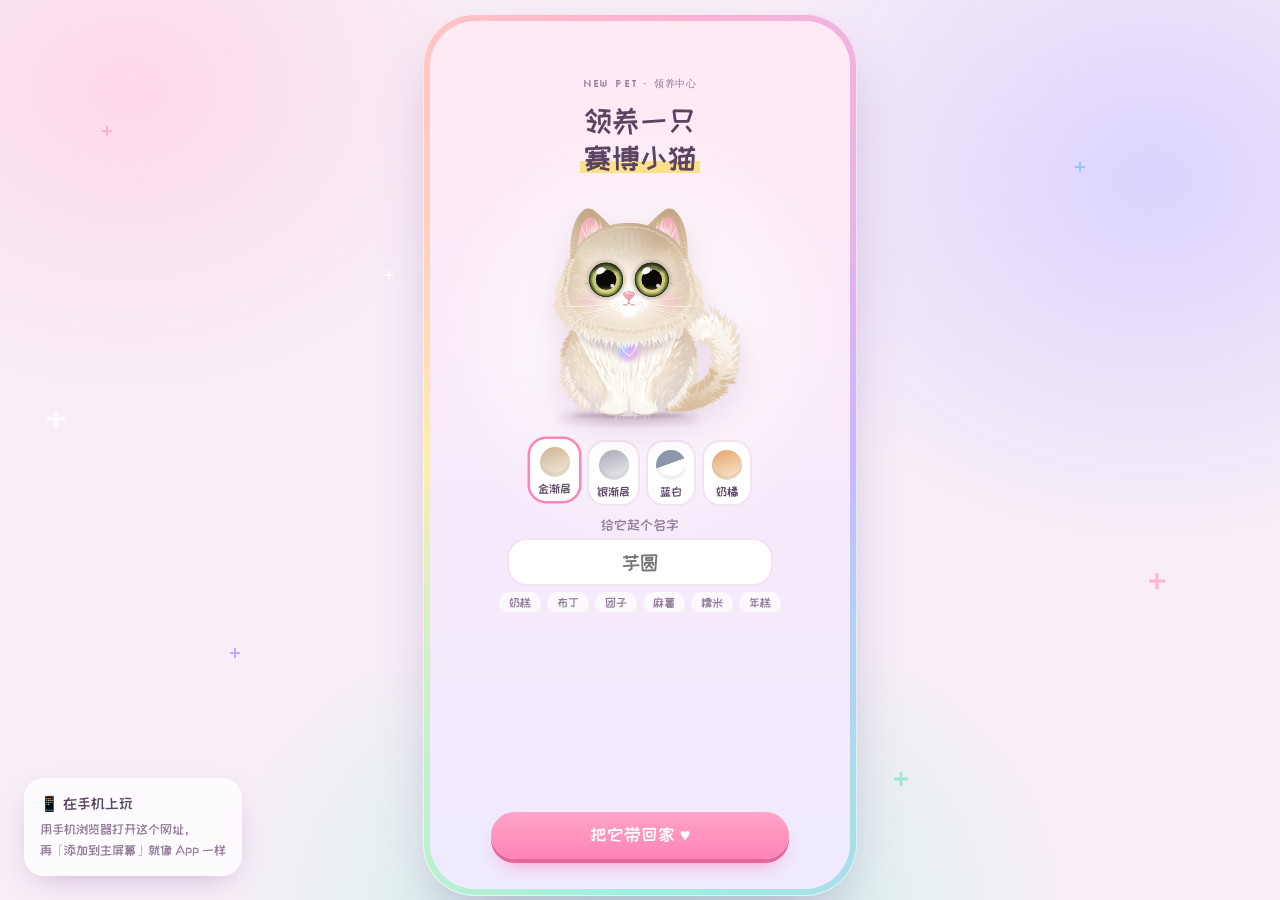
<file: cyber-meow/index.html>
<!doctype html>
<html lang="zh-CN">
<head>
<meta charset="utf-8" />
<meta name="viewport" content="width=device-width, initial-scale=1, viewport-fit=cover, user-scalable=no" />
<title>赛博喵 CYBER MEOW — 养一只电子小猫</title>
<meta name="description" content="领养一只赛博小猫：喂饭、洗香香、陪玩、哄睡、换装、装扮小屋。" />
<meta name="theme-color" content="#FFF3F9" />
<link rel="icon" href="data:image/svg+xml,%3Csvg xmlns='http://www.w3.org/2000/svg' viewBox='0 0 64 64'%3E%3Cpath d='M12 26 L16 8 L28 18 Z M52 26 L48 8 L36 18Z' fill='%23E6D2B7'/%3E%3Ccircle cx='32' cy='36' r='24' fill='%23F6ECDF'/%3E%3Ccircle cx='23' cy='37' r='7' fill='%23221C15'/%3E%3Ccircle cx='41' cy='37' r='7' fill='%23221C15'/%3E%3Ccircle cx='21' cy='34' r='2.2' fill='%23fff'/%3E%3Ccircle cx='39' cy='34' r='2.2' fill='%23fff'/%3E%3Cpath d='M29 45 h6 l-3 3z' fill='%23F2A7B0'/%3E%3C/svg%3E" />
<link rel="manifest" href="manifest.webmanifest" />
<link rel="apple-touch-icon" href="icons/apple-touch-icon.png" />
<meta name="apple-mobile-web-app-capable" content="yes" />
<meta name="mobile-web-app-capable" content="yes" />
<meta name="apple-mobile-web-app-status-bar-style" content="default" />
<meta name="apple-mobile-web-app-title" content="赛博喵" />
<meta name="format-detection" content="telephone=no" />
<link rel="preload" href="fonts/zcool-kuaile.woff" as="font" type="font/woff" crossorigin />
<link rel="stylesheet" href="style.css" />
</head>
<body>
<div class="bg-deco" aria-hidden="true"><i></i><i></i><i></i><i></i><i></i><i></i><i></i><i></i></div>

<div class="holo-frame">
<div class="device" id="device" data-coat="gold">

  <!-- status bar -->
  <div class="statusbar">
    <span class="os">CYBER MEOW OS</span>
    <span class="clock" id="clock">12:00</span>
    <span class="net"><i></i><i></i><i></i> <b>♥</b> ONLINE</span>
  </div>

  <!-- HUD -->
  <header class="hud">
    <div class="hud-top">
      <button class="profile" id="btnTasks" aria-label="任务与等级">
        <span class="avatar"><svg viewBox="100 70 400 400"><use href="#miniEars"/><use href="#miniFace"/></svg><em class="lv" id="hudLv">Lv.1</em></span>
        <span class="who">
          <b id="hudName">奶糕</b>
          <small id="hudTitle">初次见面</small>
          <span class="xp"><span id="hudXp"></span></span>
        </span>
        <span class="dot-alert" id="taskDot" hidden></span>
      </button>
      <div class="coins" id="coinPill"><span class="ic" data-icon="coin"></span><b id="hudCoins">0</b></div>
    </div>
    <div class="needs">
      <div class="need" data-need="food"  style="--c:#FFA27A"><span class="ring"><span class="ic" data-icon="nFood"></span></span><span class="nl">饱饱</span></div>
      <div class="need" data-need="clean" style="--c:#6FC7F0"><span class="ring"><span class="ic" data-icon="nClean"></span></span><span class="nl">干净</span></div>
      <div class="need" data-need="fun"   style="--c:#FF83B6"><span class="ring"><span class="ic" data-icon="nFun"></span></span><span class="nl">开心</span></div>
      <div class="need" data-need="energy" style="--c:#A68CFF"><span class="ring"><span class="ic" data-icon="nEnergy"></span></span><span class="nl">精力</span></div>
    </div>
  </header>

  <!-- ROOM -->
  <section class="room-wrap">
    <div class="room" id="room" data-scene="bedroom">
      <svg id="scene" viewBox="0 0 400 480" preserveAspectRatio="xMidYMax meet" aria-label="小猫的房间">
        <defs>
          <linearGradient id="wallG" x1="0" y1="0" x2="0" y2="1"><stop offset="0" stop-color="#FFF0F6"/><stop offset="1" stop-color="#F4EBFF"/></linearGradient>
          <pattern id="wallDots" width="30" height="30" patternUnits="userSpaceOnUse">
            <circle cx="6" cy="6" r="1.5" fill="#F6C6DA"/>
            <path d="M21 17v6M18 20h6" stroke="#D9CCFA" stroke-width="1.4" stroke-linecap="round"/>
          </pattern>
          <pattern id="planks" width="96" height="52" patternUnits="userSpaceOnUse">
            <rect width="96" height="52" fill="#F6E2D6"/>
            <path d="M0 25.5H96M0 51.5H96M62 0V26M22 26V52" stroke="#EBCFC2" stroke-width="1.2"/>
          </pattern>
          <linearGradient id="floorShade" x1="0" y1="0" x2="0" y2="1"><stop offset="0" stop-color="#B98A9E" stop-opacity=".22"/><stop offset="1" stop-color="#B98A9E" stop-opacity="0"/></linearGradient>
          <linearGradient id="skyDay" x1="0" y1="0" x2="0" y2="1"><stop offset="0" stop-color="#9ED8FF"/><stop offset="1" stop-color="#FFE9F3"/></linearGradient>
          <linearGradient id="skyDusk" x1="0" y1="0" x2="0" y2="1"><stop offset="0" stop-color="#B7A3F2"/><stop offset=".6" stop-color="#FFB7C9"/><stop offset="1" stop-color="#FFE0B8"/></linearGradient>
          <linearGradient id="skyNight" x1="0" y1="0" x2="0" y2="1"><stop offset="0" stop-color="#26235A"/><stop offset="1" stop-color="#6A4F9A"/></linearGradient>
          <linearGradient id="holo" x1="0" y1="0" x2="1" y2="1"><stop offset="0" stop-color="#9EF0E1"/><stop offset=".5" stop-color="#C8B6FF"/><stop offset="1" stop-color="#FFB3D1"/></linearGradient>
          <radialGradient id="glowWarm" cx=".5" cy=".5" r=".5"><stop offset="0" stop-color="#FFE3B0" stop-opacity=".7"/><stop offset="1" stop-color="#FFE3B0" stop-opacity="0"/></radialGradient>

          <!-- coat-driven cat gradients -->
          <radialGradient id="headGrad" cx=".5" cy=".64" r=".62">
            <stop offset="0" style="stop-color:var(--f-light)"/><stop offset=".42" style="stop-color:var(--f-soft)"/><stop offset=".74" style="stop-color:var(--f-mid)"/><stop offset="1" style="stop-color:var(--f-top)"/>
          </radialGradient>
          <linearGradient id="bodyGrad" x1="0" y1="0" x2="0" y2="1">
            <stop offset="0" style="stop-color:var(--f-body0)"/><stop offset=".45" style="stop-color:var(--f-body1)"/><stop offset="1" style="stop-color:var(--f-belly)"/>
          </linearGradient>
          <radialGradient id="bodySide" cx=".5" cy=".55" r=".55"><stop offset=".6" stop-color="#8C6E60" stop-opacity="0"/><stop offset="1" stop-color="#8C6E60" stop-opacity=".25"/></radialGradient>
          <radialGradient id="ruffGrad" cx=".5" cy=".35" r=".65"><stop offset="0" stop-color="#FFFFFE"/><stop offset=".7" style="stop-color:var(--f-belly)"/><stop offset="1" style="stop-color:var(--f-body1)"/></radialGradient>
          <linearGradient id="tailGrad" x1="0" y1="1" x2=".4" y2="0"><stop offset="0" style="stop-color:var(--f-body0)"/><stop offset="1" style="stop-color:var(--f-belly)"/></linearGradient>
          <linearGradient id="earGrad" x1="0" y1="0" x2="0" y2="1"><stop offset="0" style="stop-color:var(--f-ear)"/><stop offset="1" style="stop-color:var(--f-mid)"/></linearGradient>
          <linearGradient id="earInner" x1="0" y1="0" x2="0" y2="1"><stop offset="0" stop-color="#F3B4BC"/><stop offset="1" stop-color="#FCDDE0"/></linearGradient>
          <radialGradient id="irisGrad" cx=".5" cy=".5" r=".5"><stop offset="0" stop-color="#15140E"/><stop offset=".66" stop-color="#262A22"/><stop offset=".88" stop-color="#3F4A3E"/><stop offset="1" stop-color="#1F1A18"/></radialGradient>
          <linearGradient id="noseGrad" x1="0" y1="0" x2="0" y2="1"><stop offset="0" stop-color="#F8C2C4"/><stop offset="1" stop-color="#EE99A3"/></linearGradient>
          <radialGradient id="teddyGrad" cx=".4" cy=".35" r=".75"><stop offset="0" stop-color="#D3A57A"/><stop offset="1" stop-color="#A87852"/></radialGradient>
          <radialGradient id="starGrad" cx=".5" cy=".5" r=".55"><stop offset="0" stop-color="#FFF9B8"/><stop offset="1" stop-color="#F6E46E"/></radialGradient>
          <linearGradient id="bbfGrad" x1="0" y1="0" x2="0" y2="1"><stop offset="0" stop-color="#6E8BF0"/><stop offset="1" stop-color="#4A63CC"/></linearGradient>
          <linearGradient id="shade" x1="0" y1="0" x2="0" y2="1"><stop offset="0" stop-color="#4A2E16" stop-opacity="0"/><stop offset="1" stop-color="#4A2E16" stop-opacity=".35"/></linearGradient>

          <pattern id="gingham" width="16" height="16" patternUnits="userSpaceOnUse">
            <rect width="16" height="16" fill="#FFF7F9"/><rect width="8" height="16" fill="#F7A8C4" opacity=".55"/><rect width="16" height="8" fill="#F7A8C4" opacity=".55"/>
          </pattern>
          <pattern id="boucle" width="14" height="14" patternUnits="userSpaceOnUse">
            <rect width="14" height="14" fill="#C39A74"/>
            <circle cx="4" cy="4" r="3.3" fill="none" stroke="#E0BC94" stroke-width="2"/><circle cx="11" cy="10" r="3.3" fill="none" stroke="#D6AE84" stroke-width="2"/>
            <circle cx="11" cy="2.5" r="1.8" fill="#A77E58"/><circle cx="3" cy="11" r="1.6" fill="#A77E58"/>
          </pattern>
          <pattern id="berry" width="34" height="34" patternUnits="userSpaceOnUse" patternTransform="rotate(-12)">
            <rect width="34" height="34" fill="#FFF8EE"/>
            <path d="M4 8 Q10 4 16 8 Q16 16 10 22 Q4 16 4 8Z" fill="#F0566A"/><path d="M6 7 l4 -4 l4 4" stroke="#67B45A" stroke-width="2" fill="none" stroke-linecap="round"/>
            <path d="M21 24 Q25.5 21 30 24 Q30 30 25.5 34 Q21 30 21 24Z" fill="#F0566A"/>
          </pattern>

          <filter id="plush" x="-15%" y="-15%" width="130%" height="130%" color-interpolation-filters="sRGB">
            <feTurbulence type="fractalNoise" baseFrequency="0.7 0.05" numOctaves="2" seed="7" result="s"/>
            <feColorMatrix in="s" type="saturate" values="0" result="sg"/>
            <feComposite in="SourceGraphic" in2="sg" operator="arithmetic" k1="0" k2="1" k3="0.12" k4="-0.06" result="t"/>
            <feComposite in="t" in2="SourceAlpha" operator="in" result="t2"/>
            <feTurbulence type="fractalNoise" baseFrequency="0.55" numOctaves="2" seed="3" result="e"/>
            <feDisplacementMap in="t2" in2="e" scale="12" xChannelSelector="R" yChannelSelector="G"/>
          </filter>
          <filter id="plushBig" x="-20%" y="-20%" width="140%" height="140%" color-interpolation-filters="sRGB">
            <feTurbulence type="fractalNoise" baseFrequency="0.6 0.04" numOctaves="2" seed="11" result="s"/>
            <feColorMatrix in="s" type="saturate" values="0" result="sg"/>
            <feComposite in="SourceGraphic" in2="sg" operator="arithmetic" k1="0" k2="1" k3="0.1" k4="-0.05" result="t"/>
            <feComposite in="t" in2="SourceAlpha" operator="in" result="t2"/>
            <feTurbulence type="fractalNoise" baseFrequency="0.42" numOctaves="3" seed="5" result="e"/>
            <feDisplacementMap in="t2" in2="e" scale="20" xChannelSelector="R" yChannelSelector="G"/>
          </filter>
          <filter id="plushSoft" x="-15%" y="-15%" width="130%" height="130%">
            <feTurbulence type="fractalNoise" baseFrequency="0.7" numOctaves="2" seed="2" result="e"/>
            <feDisplacementMap in="SourceGraphic" in2="e" scale="6" xChannelSelector="R" yChannelSelector="G"/>
          </filter>
          <filter id="curly" x="-15%" y="-15%" width="130%" height="130%">
            <feTurbulence type="turbulence" baseFrequency="0.22" numOctaves="2" seed="4" result="e"/>
            <feDisplacementMap in="SourceGraphic" in2="e" scale="10" xChannelSelector="R" yChannelSelector="G"/>
          </filter>
          <filter id="blur1"><feGaussianBlur stdDeviation="1.2"/></filter>
          <filter id="blur3" x="-20%" y="-20%" width="140%" height="140%"><feGaussianBlur stdDeviation="3"/></filter>
          <filter id="blur7" x="-40%" y="-40%" width="180%" height="180%"><feGaussianBlur stdDeviation="7"/></filter>
          <filter id="blur14" x="-40%" y="-40%" width="180%" height="180%"><feGaussianBlur stdDeviation="14"/></filter>

          <clipPath id="headClip"><ellipse cx="300" cy="285" rx="168" ry="150"/></clipPath>
          <clipPath id="eyeClipL"><circle cx="238" cy="298" r="46"/></clipPath>
          <clipPath id="eyeClipR"><circle cx="362" cy="298" r="46"/></clipPath>
          <clipPath id="winClip"><path d="M40 212 V112 A60 60 0 0 1 160 112 V212 Z"/></clipPath>

          <g id="earShape">
            <path d="M142 250 C 136 185, 150 132, 176 110 C 188 102, 198 104, 208 112 C 232 132, 256 156, 272 178 Z" fill="url(#earGrad)" filter="url(#plushSoft)"/>
            <path d="M162 226 C 160 182, 170 147, 185 132 C 192 126, 199 128, 206 135 C 222 151, 238 168, 248 184 Z" fill="url(#earInner)" filter="url(#blur1)"/>
            <g stroke="#FFFBF7" stroke-width="2" stroke-linecap="round" fill="none" opacity=".8"><path d="M178 218 q6 -30 16 -52"/><path d="M190 214 q8 -24 20 -40"/><path d="M170 210 q2 -22 8 -40"/></g>
          </g>

          <!-- ===== hats ===== -->
          <g id="hat-star-b"><path id="starShape" d="" fill="url(#starGrad)" stroke="#F6E97C" stroke-width="56" stroke-linejoin="round" filter="url(#plush)"/></g>
          <g id="hat-star-f">
            <path d="M128 300 C 118 170, 205 108, 300 106 C 395 108, 482 170, 472 300 C 455 222, 385 178, 300 176 C 215 178, 145 222, 128 300 Z" fill="#F8EF8C" filter="url(#plush)"/>
            <path d="M190 428 Q300 474 410 428 L404 458 Q300 508 196 458 Z" fill="#F8EF8C" filter="url(#plush)"/>
            <circle cx="268" cy="468" r="7.5" fill="#F4A3B6"/><circle cx="332" cy="468" r="7.5" fill="#F4A3B6"/>
          </g>
          <g id="hat-bunny-b">
            <ellipse cx="300" cy="288" rx="194" ry="180" fill="#FFFAFC" filter="url(#plushBig)"/>
            <g transform="rotate(-14 232 120)"><ellipse cx="232" cy="6" rx="46" ry="108" fill="#FFFAFC" filter="url(#plush)"/><ellipse cx="232" cy="18" rx="21" ry="74" fill="#F7BACB" filter="url(#blur3)"/></g>
            <g transform="rotate(24 372 120)"><ellipse cx="372" cy="10" rx="44" ry="102" fill="#FFFAFC" filter="url(#plush)"/><ellipse cx="372" cy="22" rx="20" ry="68" fill="#F7BACB" filter="url(#blur3)"/></g>
          </g>
          <g id="hat-bunny-f">
            <path d="M128 300 C 118 170, 205 108, 300 106 C 395 108, 482 170, 472 300 C 455 222, 385 178, 300 176 C 215 178, 145 222, 128 300 Z" fill="#FFFBFD" filter="url(#plushBig)"/>
          </g>
          <g id="hat-bear-f">
            <path d="M134 262 C 124 150, 210 72, 330 48 C 348 44, 366 34, 378 22 C 392 70, 446 130, 466 262 C 400 212, 200 212, 134 262 Z" fill="url(#boucle)" filter="url(#plush)"/>
            <path d="M138 258 C 200 206, 400 206, 462 258" fill="none" stroke="#B48B63" stroke-width="30" stroke-linecap="round" filter="url(#plush)"/>
            <circle cx="380" cy="22" r="36" fill="#FFF6E6" filter="url(#plushBig)"/>
          </g>
          <g id="hat-bow-f">
            <g transform="translate(408 168) rotate(20)">
              <path d="M-4 16 L-20 52 L-8 47 L2 16 Z M4 16 L18 54 L26 44 L8 14 Z" fill="#F29BB3"/>
              <path d="M0 0 C -20 -32, -60 -36, -62 -6 C -64 22, -26 24, 0 0 Z M0 0 C 20 -32, 60 -36, 62 -6 C 64 22, 26 24, 0 0 Z" fill="#F9B6CA"/>
              <path d="M-8 -4 C -26 -18, -42 -18, -50 -8 M8 -4 C 26 -18, 42 -18, 50 -8" stroke="#EE93AC" stroke-width="2.4" fill="none" stroke-linecap="round"/>
              <ellipse rx="12" ry="14" fill="#F29BB3"/><ellipse cx="-3" cy="-5" rx="4" ry="3" fill="#fff" opacity=".7"/>
            </g>
          </g>

          <!-- ===== collars ===== -->
          <g id="col-cyber">
            <path d="M186 424 Q300 462 414 424 L411 446 Q300 486 189 446 Z" fill="#FF9EC4"/>
            <path d="M192 432 Q300 468 408 432" stroke="#fff" stroke-opacity=".7" stroke-width="2.4" stroke-dasharray="1 7" stroke-linecap="round" fill="none"/>
            <g transform="translate(300 488)">
              <circle class="tag-glow" r="30" fill="url(#holo)" filter="url(#blur7)"/>
              <rect x="-4" y="-26" width="8" height="10" rx="3" fill="#EADDF5"/>
              <path d="M0 16 C -26 0, -21 -21, -7 -19 C -3 -18, 0 -14, 0 -11 C 0 -14, 3 -18, 7 -19 C 21 -21, 26 0, 0 16Z" fill="url(#holo)" stroke="#fff" stroke-width="2.5"/>
              <path d="M-11 -9 h5 M-11 -4 h2" stroke="#fff" stroke-width="2.2" stroke-linecap="square"/>
            </g>
          </g>
          <g id="col-gingham">
            <path d="M166 405 C 168 500, 238 550, 300 550 C 362 550, 432 500, 434 405 C 380 434, 220 434, 166 405 Z" fill="url(#gingham)"/>
            <path d="M166 405 C 168 500, 238 550, 300 550 C 362 550, 432 500, 434 405" fill="none" stroke="#FFFDFB" stroke-width="15" stroke-dasharray="0.1 13" stroke-linecap="round"/>
            <path d="M166 405 C 168 500, 238 550, 300 550 C 362 550, 432 500, 434 405" fill="none" stroke="#FFFDFB" stroke-width="5"/>
            <path d="M300 418 C 262 474, 200 474, 184 428 C 222 424, 268 420, 300 418 Z M300 418 C 338 474, 400 474, 416 428 C 378 424, 332 420, 300 418 Z" fill="#FFFDFB" stroke="#F1E2E8"/>
            <g fill="#C9637F">
              <g transform="translate(236 452) scale(.36) rotate(-8)"><path d="M0 0 C -20 -32, -60 -36, -62 -6 C -64 22, -26 24, 0 0 Z M0 0 C 20 -32, 60 -36, 62 -6 C 64 22, 26 24, 0 0 Z"/><ellipse rx="12" ry="14"/></g>
              <g transform="translate(364 452) scale(.36) rotate(8)"><path d="M0 0 C -20 -32, -60 -36, -62 -6 C -64 22, -26 24, 0 0 Z M0 0 C 20 -32, 60 -36, 62 -6 C 64 22, 26 24, 0 0 Z"/><ellipse rx="12" ry="14"/></g>
            </g>
            <circle cx="300" cy="492" r="7.5" fill="#F9C5D5"/><circle cx="300" cy="524" r="7.5" fill="#F9C5D5"/>
          </g>
          <g id="col-tie">
            <path d="M300 416 L204 424 Q222 474 264 470 Z M300 416 L396 424 Q378 474 336 470 Z" fill="#9C7458"/>
            <path d="M289 462 L311 462 L334 562 L300 596 L266 562 Z" fill="url(#berry)" stroke="#EAD9C6" stroke-width="1.5"/>
            <path d="M282 434 L318 434 L312 466 L288 466 Z" fill="url(#berry)" stroke="#EAD9C6" stroke-width="1.5"/>
          </g>
          <g id="col-bbf">
            <path d="M172 416 Q300 440 428 416 L316 572 Q300 588 284 572 Z" fill="url(#bbfGrad)"/>
            <g transform="rotate(-5 300 490)" font-family="Silkscreen, monospace" font-weight="700" text-anchor="middle" fill="#fff" stroke="#2E47A8" stroke-width="3" paint-order="stroke">
              <text x="300" y="480" font-size="17">BEST</text><text x="300" y="501" font-size="17">BUTTER</text><text x="300" y="522" font-size="17">FRIENDS</text>
            </g>
          </g>

          <!-- ===== minis ===== -->
          <g id="miniEars">
            <path d="M150 240 C 145 175, 160 130, 185 115 C 210 125, 240 150, 262 172 Z" style="fill:var(--f-ear)"/>
            <path d="M450 240 C 455 175, 440 130, 415 115 C 390 125, 360 150, 338 172 Z" style="fill:var(--f-ear)"/>
            <path d="M168 222 C 166 185, 175 152, 188 140 C 205 150, 228 168, 240 184Z M432 222 C 434 185, 425 152, 412 140 C 395 150, 372 168, 360 184Z" fill="#F7C3CB"/>
          </g>
          <g id="miniFace">
            <ellipse cx="300" cy="285" rx="168" ry="150" fill="url(#headGrad)"/>
            <ellipse cx="300" cy="190" rx="120" ry="60" style="fill:var(--f-tabby)" opacity=".35"/>
            <circle cx="238" cy="298" r="42" fill="#221C15"/><circle cx="362" cy="298" r="42" fill="#221C15"/>
            <circle cx="224" cy="282" r="12" fill="#fff"/><circle cx="348" cy="282" r="12" fill="#fff"/>
            <circle cx="252" cy="314" r="5" fill="#fff" opacity=".8"/><circle cx="376" cy="314" r="5" fill="#fff" opacity=".8"/>
            <ellipse cx="192" cy="352" rx="26" ry="12" fill="#F7B6C2" opacity=".6"/><ellipse cx="408" cy="352" rx="26" ry="12" fill="#F7B6C2" opacity=".6"/>
            <path d="M290 338 Q300 334 310 338 Q306 348 300 350 Q294 348 290 338Z" fill="#EE9FA8"/>
            <path d="M300 350 v8 M300 358 q-8 8 -16 3 M300 358 q8 8 16 3" stroke="#C99A92" stroke-width="3" fill="none" stroke-linecap="round"/>
          </g>
          <g id="miniChest"><ellipse cx="300" cy="510" rx="170" ry="130" style="fill:var(--f-belly)"/></g>
          <g id="miniChin"><ellipse cx="300" cy="380" rx="160" ry="50" style="fill:var(--f-soft)"/></g>

          <!-- ===== decor art (also used in shop) ===== -->
          <g id="art-lights">
            <path d="M8 30 Q100 70 200 42 Q300 16 392 50" fill="none" stroke="#CDBBE6" stroke-width="2"/>
            <g id="bulbs"></g>
          </g>
          <g id="art-plant">
            <ellipse cx="372" cy="340" rx="24" ry="5" fill="#B98AA0" opacity=".2"/>
            <g fill="#9FDBAE"><circle cx="360" cy="262" r="15"/><circle cx="384" cy="252" r="13"/><circle cx="372" cy="236" r="12"/><circle cx="352" cy="240" r="10"/><circle cx="392" cy="274" r="11"/></g>
            <g fill="#7CC795"><circle cx="366" cy="270" r="8"/><circle cx="382" cy="244" r="6"/></g>
            <path d="M372 300 V250 M372 284 L358 262 M372 272 L386 254" stroke="#6FB585" stroke-width="3" stroke-linecap="round"/>
            <path d="M350 292 H394 L388 338 H356 Z" fill="#FFFFFF"/><rect x="350" y="300" width="44" height="7" fill="#FFB3CD"/>
          </g>
          <g id="art-rug">
            <path d="M92 452 C 70 452, 66 428, 88 424 C 88 406, 116 400, 128 412 C 140 394, 176 396, 184 412 C 196 398, 236 398, 244 414 C 258 400, 296 402, 302 418 C 316 408, 342 414, 336 430 C 356 432, 354 456, 330 456 C 300 470, 130 470, 92 452Z" fill="#F0EAFF" stroke="#D9CCFF" stroke-width="3"/>
            <path d="M104 446 C 150 458, 290 458, 322 444" fill="none" stroke="#fff" stroke-width="3" stroke-dasharray="2 8" stroke-linecap="round"/>
          </g>
          <g id="art-teddy">
            <g filter="url(#curly)">
              <circle cx="115" cy="638" r="40" fill="url(#teddyGrad)"/><circle cx="288" cy="632" r="40" fill="url(#teddyGrad)"/>
              <ellipse cx="195" cy="912" rx="130" ry="152" fill="url(#teddyGrad)"/>
              <ellipse cx="118" cy="1052" rx="64" ry="46" fill="url(#teddyGrad)"/><ellipse cx="272" cy="1064" rx="64" ry="46" fill="url(#teddyGrad)"/>
              <circle cx="200" cy="722" r="110" fill="url(#teddyGrad)"/>
            </g>
            <ellipse cx="200" cy="758" rx="46" ry="36" fill="#E4C09B"/>
            <path d="M188 740 Q200 734 212 740 Q210 752 200 756 Q190 752 188 740Z" fill="#4A2E1E"/>
            <circle cx="162" cy="712" r="8" fill="#1C120C"/><circle cx="238" cy="712" r="8" fill="#1C120C"/>
            <ellipse cx="150" cy="760" rx="18" ry="9" fill="#F4A3B6" opacity=".6"/><ellipse cx="250" cy="760" rx="18" ry="9" fill="#F4A3B6" opacity=".6"/>
          </g>
        </defs>

        <!-- ===== room ===== -->
        <g id="bg-bedroom" class="scene-layer" data-scene="bedroom">
        <rect x="-600" y="-900" width="1600" height="1236" fill="#FFF0F6"/>
        <rect x="-600" y="0" width="1600" height="336" fill="url(#wallG)"/>
        <rect x="-600" y="-900" width="1600" height="1236" fill="url(#wallDots)" opacity=".75"/>

        <!-- window -->
        <g id="window">
          <g clip-path="url(#winClip)">
            <rect id="sky" x="40" y="50" width="120" height="164" fill="url(#skyDay)"/>
            <g id="skyDayArt">
              <circle cx="128" cy="94" r="14" fill="#FFE58F"/><circle cx="128" cy="94" r="22" fill="#FFE58F" opacity=".25"/>
              <g fill="#fff" opacity=".95" class="cloud"><ellipse cx="72" cy="140" rx="20" ry="9"/><ellipse cx="86" cy="134" rx="14" ry="10"/><ellipse cx="60" cy="144" rx="12" ry="6"/></g>
              <g fill="#fff" opacity=".8" class="cloud c2"><ellipse cx="130" cy="176" rx="16" ry="7"/><ellipse cx="140" cy="171" rx="10" ry="8"/></g>
            </g>
            <g id="skyNightArt" style="display:none">
              <path d="M132 82 a16 16 0 1 0 12 26 a13 13 0 1 1 -12 -26Z" fill="#FFF3C9"/>
              <g fill="#fff" class="twinkle"><circle cx="62" cy="96" r="1.6"/><circle cx="86" cy="120" r="1.2"/><circle cx="108" cy="80" r="1.4"/><circle cx="70" cy="160" r="1.3"/><circle cx="118" cy="150" r="1.6"/><circle cx="146" cy="130" r="1.1"/><circle cx="54" cy="130" r="1"/></g>
            </g>
          </g>
          <path d="M40 212 V112 A60 60 0 0 1 160 112 V212 Z" fill="none" stroke="#fff" stroke-width="7"/>
          <path d="M100 54 V212 M40 150 H160" stroke="#fff" stroke-width="4"/>
          <rect x="30" y="208" width="140" height="10" rx="5" fill="#fff"/>
          <rect x="26" y="44" width="148" height="6" rx="3" fill="#E9B6CD"/>
          <path d="M30 48 Q56 58 52 112 Q48 168 66 222 L30 222 Z" fill="#FFC6DA"/>
          <path d="M170 48 Q144 58 148 112 Q152 168 134 222 L170 222 Z" fill="#FFC6DA"/>
          <path d="M40 70 Q46 130 44 200 M160 70 Q154 130 156 200" stroke="#FFB0CB" stroke-width="2" fill="none"/>
        </g>

        <!-- pixel heart frame -->
        <g transform="rotate(3 292 108)">
          <rect x="250" y="76" width="84" height="66" rx="10" fill="#fff" stroke="url(#holo)" stroke-width="4"/>
          <g id="pixHeart"></g>
          <text x="292" y="136" text-anchor="middle" font-family="Silkscreen, monospace" font-size="7" fill="#C9A6D8">MEOW.EXE</text>
        </g>

        <!-- upper wall decor (only on tall phones) -->
        <g id="upperDecor" style="display:none">
          <g class="hang"><path d="M72 -700 V-58" stroke="#E4CBE0" stroke-width="1.5"/><path d="M72 -76l6 12 13 2-9.5 9 2.3 13L72 -46l-11.8 6 2.3-13-9.5-9 13-2z" fill="#FFE08A"/></g>
          <g class="hang h2"><path d="M112 -700 V-24" stroke="#E4CBE0" stroke-width="1.5"/><path d="M112 -40l4.5 9 10 1.4-7.3 7 1.7 10L112 -17l-9 4.4 1.7-10-7.3-7 10-1.4z" fill="#FFB3D1"/></g>
          <g class="hang h3"><path d="M150 -700 V-70" stroke="#E4CBE0" stroke-width="1.5"/><circle cx="150" cy="-62" r="8" fill="#C8B6FF"/><circle cx="147" cy="-65" r="2.4" fill="#fff" opacity=".8"/></g>
          <ellipse cx="298" cy="14" rx="74" ry="6" fill="#B98AA0" opacity=".16" filter="url(#blur3)"/>
          <rect x="226" y="0" width="146" height="9" rx="4.5" fill="#fff"/>
          <path d="M246 9v10h6M352 9v10h-6" stroke="#EBD6E6" stroke-width="3" fill="none" stroke-linecap="round"/>
          <!-- tiny CRT -->
          <rect x="238" y="-62" width="72" height="60" rx="15" fill="#FFD3E6"/>
          <rect x="246" y="-55" width="56" height="42" rx="9" fill="#2E2552"/>
          <g fill="#FF9EC4">
            <rect x="259" y="-47" width="4" height="4"/><rect x="285" y="-47" width="4" height="4"/>
            <rect x="259" y="-43" width="30" height="4"/><rect x="259" y="-39" width="30" height="12"/>
          </g>
          <g fill="#2E2552"><rect x="266" y="-37" width="4" height="4"/><rect x="278" y="-37" width="4" height="4"/></g>
          <rect x="272" y="-31" width="4" height="2" fill="#fff"/>
          <rect x="246" y="-55" width="56" height="42" rx="9" fill="url(#holo)" opacity=".16"/>
          <circle cx="300" cy="-8" r="2.2" fill="#9EF0E1" class="bulb"/>
          <!-- plant + books -->
          <path d="M322 -16h24l-3 16h-18z" fill="#fff" stroke="#F4C9DA" stroke-width="2"/>
          <g fill="#9FDBAE"><circle cx="328" cy="-24" r="7"/><circle cx="340" cy="-28" r="8"/><circle cx="334" cy="-36" r="6"/></g>
          <rect x="352" y="-38" width="9" height="38" rx="2" fill="#B9E8DA"/><rect x="362" y="-32" width="8" height="32" rx="2" fill="#D9CCFF" transform="rotate(8 366 0)"/>
        </g>

        <use id="decor-lights" href="#art-lights" style="display:none"/>

        <rect x="-600" y="328" width="1600" height="9" fill="#FFFFFF"/>
        <rect x="-600" y="337" width="1600" height="400" fill="url(#planks)"/>
        <rect x="-600" y="337" width="1600" height="30" fill="url(#floorShade)"/>

        <g id="rugDefault">
          <ellipse cx="200" cy="448" rx="138" ry="28" fill="#FFD6E6"/>
          <ellipse cx="200" cy="448" rx="120" ry="21" fill="none" stroke="#fff" stroke-width="3" stroke-dasharray="2 9" stroke-linecap="round"/>
        </g>
        <use id="decor-rug" href="#art-rug" style="display:none"/>
        <use id="decor-plant" href="#art-plant" style="display:none"/>
        <use id="decor-teddy" href="#art-teddy" transform="translate(-6 222) scale(.2)" style="display:none"/>

        <!-- bed -->
        <g id="bed">
          <ellipse cx="318" cy="446" rx="68" ry="10" fill="#B07A8E" opacity=".2" filter="url(#blur3)"/>
          <ellipse cx="318" cy="428" rx="74" ry="26" fill="#F7A9C4"/>
          <ellipse cx="318" cy="426" rx="60" ry="16" fill="#FFE6EF"/>
        </g>

        </g>
        <g id="bg-kitchen" class="scene-layer" data-scene="kitchen" style="display:none"></g>
        <g id="bg-bath" class="scene-layer" data-scene="bath" style="display:none"></g>
        <g id="bg-garden" class="scene-layer" data-scene="garden" style="display:none"></g>

        <g id="hairballs"></g>

        <!-- ===== cat ===== -->
        <g id="cat"></g>

        <g id="fg-bedroom" class="scene-layer" data-scene="bedroom">
        <g id="bedFront">
          <path d="M244 428 Q244 458 318 460 Q392 458 392 428 Q356 450 318 450 Q280 450 244 428Z" fill="#F597BA"/>
          <path d="M266 440 Q318 456 370 440" stroke="#fff" stroke-opacity=".6" stroke-width="2.5" fill="none" stroke-dasharray="2 7" stroke-linecap="round"/>
        </g>

        <!-- bowl -->
        <g id="bowl">
          <ellipse cx="66" cy="466" rx="36" ry="7" fill="#B07A8E" opacity=".2" filter="url(#blur3)"/>
          <ellipse cx="66" cy="444" rx="31" ry="8" fill="#E57FA8"/>
          <g id="bowlFood" style="display:none">
            <ellipse cx="66" cy="442" rx="25" ry="7" fill="#C98A5B" id="foodMound"/>
            <circle cx="56" cy="439" r="4" fill="#fff" opacity=".25"/><circle cx="72" cy="438" r="3" fill="#fff" opacity=".25"/>
          </g>
          <path d="M35 444 Q37 468 66 468 Q95 468 97 444 Q66 456 35 444Z" fill="#FFA6C9"/>
          <path d="M58 458 q6 -6 12 0 q-6 6 -12 0z M70 458 l5 -4 v8z" fill="#fff"/>
        </g>

        </g>
        <g id="fg-kitchen" class="scene-layer" data-scene="kitchen" style="display:none"></g>
        <g id="fg-bath" class="scene-layer" data-scene="bath" style="display:none"></g>
        <g id="fg-garden" class="scene-layer" data-scene="garden" style="display:none"></g>

        <rect id="dusk" x="-600" y="-900" width="1600" height="1700" fill="#2A2150" pointer-events="none"/>
        <ellipse id="nightGlow" cx="318" cy="410" rx="120" ry="90" fill="url(#glowWarm)" pointer-events="none"/>
      </svg>

      <!-- room overlays -->
      <nav class="scene-nav" id="sceneNav" aria-label="切换场景">
        <button data-go="bedroom" class="on" aria-label="卧室"><svg viewBox="0 0 24 24"><path d="M3 18v-6a3 3 0 0 1 3-3h12a3 3 0 0 1 3 3v6M3 15h18M6 9V7a2 2 0 0 1 2-2h8a2 2 0 0 1 2 2v2" fill="none" stroke="currentColor" stroke-width="2" stroke-linecap="round"/></svg><b>卧室</b></button>
        <button data-go="kitchen" aria-label="厨房"><svg viewBox="0 0 24 24"><circle cx="10" cy="13" r="6" fill="none" stroke="currentColor" stroke-width="2"/><path d="M16 13h6" stroke="currentColor" stroke-width="2.4" stroke-linecap="round"/><path d="M8 6c0-2 2-2 2-4M11 6c0-2 2-2 2-4" fill="none" stroke="currentColor" stroke-width="1.6" stroke-linecap="round"/></svg><b>厨房</b></button>
        <button data-go="bath" aria-label="浴室"><svg viewBox="0 0 24 24"><path d="M3 12h18v2a5 5 0 0 1-5 5H8a5 5 0 0 1-5-5zM6 12V6a2 2 0 0 1 4 0M7 21l1-2M17 21l-1-2" fill="none" stroke="currentColor" stroke-width="2" stroke-linecap="round"/></svg><b>浴室</b></button>
        <button data-go="garden" aria-label="花园"><svg viewBox="0 0 24 24"><circle cx="12" cy="8" r="2.4" fill="currentColor"/><path d="M12 3.5a2.6 2.6 0 0 1 0 5.2 2.6 2.6 0 0 1 0-5.2M7.5 8a2.6 2.6 0 0 1 4.5 0M16.5 8a2.6 2.6 0 0 0-4.5 0M12 11v9M12 17c-3 0-5-2-5-4 3 0 5 2 5 4M12 15c2.4 0 4-1.6 4-3.4-2.4 0-4 1.6-4 3.4" fill="none" stroke="currentColor" stroke-width="1.8" stroke-linecap="round"/></svg><b>花园</b></button>
      </nav>
      <div class="bubble" id="bubble"></div>
      <div class="fx" id="fx" aria-hidden="true"></div>
      <div class="bathbar" id="bathBar" hidden>
        <span>🫧 用海绵在它身上搓搓</span>
        <span class="bb-track"><i id="bathProg"></i></span>
        <button id="bathCancel" aria-label="结束洗澡">✕</button>
      </div>

      <!-- mini game -->
      <div class="mini" id="mini" hidden>
        <canvas id="miniCanvas"></canvas>
        <div class="mini-hud"><span>SCORE <b id="miniScore">0</b></span><span>TIME <b id="miniTime">25</b></span></div>
        <div class="mini-center" id="miniCenter"></div>
      </div>
    </div>
  </section>

  <!-- DOCK -->
  <nav class="dock">
    <button class="gum" data-act="feed" style="--c:#FFA27A;--cs:#FFE3D6;--cd:#F08A60"><span class="ic" data-icon="food"></span><span>喂食</span></button>
    <button class="gum" data-act="bath" style="--c:#6FC7F0;--cs:#DDF3FF;--cd:#4FB0DD"><span class="ic" data-icon="bath"></span><span>洗澡</span></button>
    <button class="gum big" data-act="play" style="--c:#FF83B6;--cs:#FFE0EE;--cd:#EE6AA0"><span class="ic" data-icon="play"></span><span>玩耍</span></button>
    <button class="gum" data-act="sleep" id="btnSleep" style="--c:#A68CFF;--cs:#ECE6FF;--cd:#8C6FF0"><span class="ic" data-icon="sleep"></span><span id="sleepLbl">睡觉</span></button>
    <button class="gum" data-act="closet" style="--c:#F3C24D;--cs:#FFF3CC;--cd:#DDA92E"><span class="ic" data-icon="closet"></span><span>衣橱</span></button>
  </nav>

  <!-- sheets -->
  <div class="scrim" id="scrim" hidden></div>
  <section class="sheet" id="sheet" aria-modal="true" role="dialog" hidden>
    <div class="grab"></div>
    <header class="sheet-head"><h2 id="sheetTitle">喂食</h2><button class="x" id="sheetClose" aria-label="关闭">✕</button></header>
    <div class="tabs" id="sheetTabs"></div>
    <div class="sheet-body" id="sheetBody"></div>
  </section>

  <div class="toast" id="toast"></div>

  <!-- level up -->
  <div class="levelup" id="levelUp" hidden>
    <div class="lu-card">
      <span class="pix">LEVEL UP!</span>
      <b id="luLv">Lv.2</b>
      <p id="luTitle">有点熟了</p>
      <small id="luReward">奖励 🐟×40</small>
      <button class="cta" id="luOk">好耶！</button>
    </div>
  </div>

  <!-- adopt -->
  <section class="adopt" id="adopt" hidden>
    <span class="pix sm">NEW PET · 领养中心</span>
    <h1>领养一只<br><em>赛博小猫</em></h1>
    <div class="adopt-cat"><svg viewBox="60 60 540 640"><use href="#miniEars"/><use href="#miniFace"/></svg></div>
    <div class="coat-row" id="coatRow"></div>
    <label class="name-field">
      <span>给它起个名字</span>
      <input id="adoptName" maxlength="8" placeholder="奶糕" autocomplete="off" />
      <span class="name-sugg" id="nameSugg"></span>
    </label>
    <button class="cta" id="adoptGo">把它带回家 ♥</button>
  </section>

  <!-- install guide -->
  <div class="install" id="install" hidden>
    <div class="install-card">
      <span class="pix sm">ADD TO HOME SCREEN</span>
      <b>把 <em id="insName">小猫</em> 放到手机桌面</b>
      <p id="insText">像 App 一样全屏打开，断网也能陪它玩。</p>
      <ol id="insSteps" hidden>
        <li>点 Safari 底部的 <span class="share-ic">⬆︎</span> 分享按钮</li>
        <li>往下滑，选「添加到主屏幕」</li>
        <li>点右上角「添加」，桌面就有它啦</li>
      </ol>
      <div class="row"><button class="cta ghost" id="insLater">以后再说</button><button class="cta" id="insGo">放到桌面</button></div>
    </div>
  </div>

  <!-- boot -->
  <section class="boot" id="boot">
    <div class="boot-logo">
      <svg viewBox="0 0 16 14" class="pixcat" aria-hidden="true">
        <path d="M2 0h2v1h1v1h6V1h1V0h2v6h1v5h-1v1h-1v1H3v-1H2v-1H1V6h1z" fill="#FF83B6"/>
        <path d="M4 6h2v2H4zM10 6h2v2h-2z" fill="#3A2A3A"/><path d="M7 9h2v1H7z" fill="#fff"/>
      </svg>
      <b>CYBER MEOW</b>
      <span>赛 博 喵</span>
    </div>
    <div class="boot-bar"><i></i></div>
    <small class="pix sm" id="bootMsg">WAKING UP KITTY...</small>
  </section>
</div>
</div>

<div class="rotate" aria-hidden="true"><div><span>📱</span><b>竖着拿手机玩更舒服哦</b></div></div>
<aside class="desk-hint"><b>📱 在手机上玩</b><span>用手机浏览器打开这个网址，<br>再「添加到主屏幕」就像 App 一样</span></aside>

<script src="cat.js"></script>
<script src="art.js"></script>
<script src="scenes.js"></script>
<script src="game.js"></script>
</body>
</html>
</file>
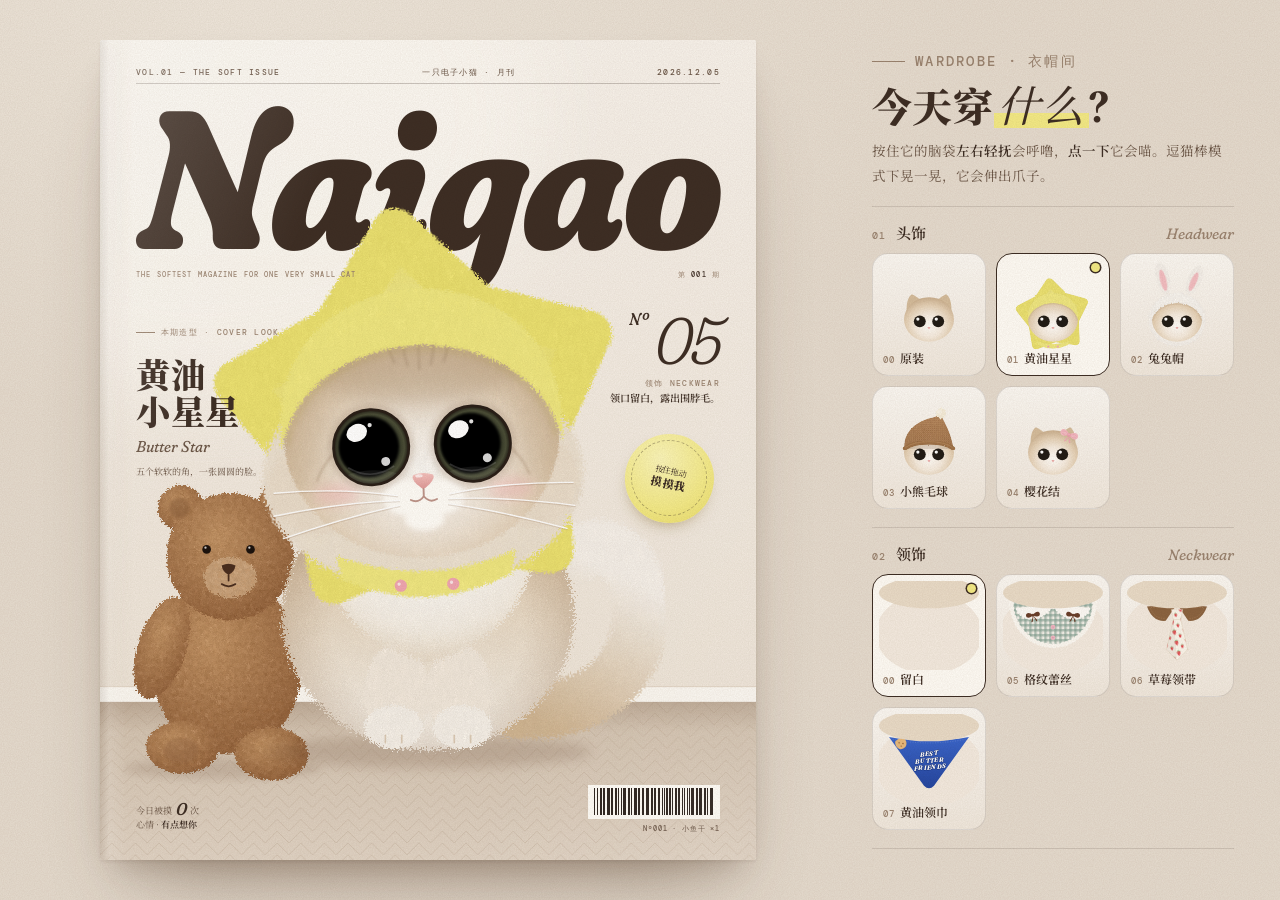
<file: naigao/index.html>
<!doctype html>
<html lang="zh-CN">
<head>
<meta charset="utf-8" />
<meta name="viewport" content="width=device-width, initial-scale=1, viewport-fit=cover" />
<title>奶糕 Naigao — 一只电子小猫</title>
<meta name="description" content="一只住在杂志封面上的电子小猫。摸摸它、给它换衣服、陪它玩。" />
<meta name="theme-color" content="#E6DCCF" />
<link rel="icon" href="data:image/svg+xml,%3Csvg xmlns='http://www.w3.org/2000/svg' viewBox='0 0 64 64'%3E%3Ccircle cx='32' cy='34' r='26' fill='%23EAD9C2'/%3E%3Ccircle cx='23' cy='35' r='7' fill='%23221C15'/%3E%3Ccircle cx='41' cy='35' r='7' fill='%23221C15'/%3E%3Ccircle cx='21' cy='32' r='2' fill='%23fff'/%3E%3Ccircle cx='39' cy='32' r='2' fill='%23fff'/%3E%3C/svg%3E" />
<link rel="preconnect" href="https://fonts.googleapis.com" />
<link rel="preconnect" href="https://fonts.gstatic.com" crossorigin />
<link href="https://fonts.googleapis.com/css2?family=DM+Mono:wght@400;500&family=Fraunces:ital,opsz,wght,SOFT,WONK@0,9..144,300..900,0..100,0..1;1,9..144,300..900,0..100,0..1&family=Noto+Serif+SC:wght@400;600;900&display=swap" rel="stylesheet" />
<link rel="stylesheet" href="styles.css" />
</head>
<body>
<main class="shell">

  <!-- ============ COVER ============ -->
  <section class="stage" aria-label="奶糕的封面">
    <div class="cover" id="cover">
      <svg id="scene" viewBox="0 0 1000 1250" role="img" aria-label="一只奶油渐层长毛小猫，坐在墙角仰头看你">
        <defs>
          <!-- room -->
          <linearGradient id="wall" x1="0" y1="0" x2="0" y2="1">
            <stop offset="0" stop-color="#F8F3EC"/><stop offset=".78" stop-color="#EFE6DA"/><stop offset="1" stop-color="#E8DDCE"/>
          </linearGradient>
          <linearGradient id="floorGrad" x1="0" y1="0" x2="0" y2="1">
            <stop offset="0" stop-color="#D2C2AF"/><stop offset="1" stop-color="#E1D4C5"/>
          </linearGradient>
          <linearGradient id="floorShade" x1="0" y1="0" x2="0" y2="1">
            <stop offset="0" stop-color="#7A5C45" stop-opacity=".22"/><stop offset="1" stop-color="#7A5C45" stop-opacity="0"/>
          </linearGradient>
          <pattern id="herring" width="72" height="36" patternUnits="userSpaceOnUse">
            <path d="M0 36 L18 18 L36 36 L54 18 L72 36 M0 18 L18 0 L36 18 L54 0 L72 18" fill="none" stroke="#B29C85" stroke-width="1"/>
          </pattern>
          <linearGradient id="duskGrad" x1="0" y1="0" x2="0" y2="1">
            <stop offset="0" stop-color="#241C38"/><stop offset=".7" stop-color="#3A2D3E"/><stop offset="1" stop-color="#3E2F2A"/>
          </linearGradient>
          <radialGradient id="lampGlow" cx=".5" cy=".5" r=".5">
            <stop offset="0" stop-color="#FFE2AE" stop-opacity=".55"/><stop offset="1" stop-color="#FFE2AE" stop-opacity="0"/>
          </radialGradient>

          <!-- cat -->
          <radialGradient id="headGrad" cx=".5" cy=".64" r=".62">
            <stop offset="0" stop-color="#FFFDF9"/><stop offset=".42" stop-color="#F6ECDF"/><stop offset=".74" stop-color="#E6D2B7"/><stop offset="1" stop-color="#CDB392"/>
          </radialGradient>
          <linearGradient id="bodyGrad" x1="0" y1="0" x2="0" y2="1">
            <stop offset="0" stop-color="#D9BF9E"/><stop offset=".45" stop-color="#ECDDC8"/><stop offset="1" stop-color="#FAF5EE"/>
          </linearGradient>
          <radialGradient id="bodySide" cx=".5" cy=".55" r=".55">
            <stop offset=".6" stop-color="#9C7A58" stop-opacity="0"/><stop offset="1" stop-color="#9C7A58" stop-opacity=".3"/>
          </radialGradient>
          <radialGradient id="ruffGrad" cx=".5" cy=".35" r=".65">
            <stop offset="0" stop-color="#FFFFFD"/><stop offset=".7" stop-color="#FAF4EA"/><stop offset="1" stop-color="#EDE0CE"/>
          </radialGradient>
          <linearGradient id="tailGrad" x1="0" y1="1" x2=".4" y2="0">
            <stop offset="0" stop-color="#D6BC99"/><stop offset="1" stop-color="#FBF6EF"/>
          </linearGradient>
          <linearGradient id="earGrad" x1="0" y1="0" x2="0" y2="1">
            <stop offset="0" stop-color="#C2A683"/><stop offset="1" stop-color="#E7D6BF"/>
          </linearGradient>
          <linearGradient id="earInner" x1="0" y1="0" x2="0" y2="1">
            <stop offset="0" stop-color="#EDB5B2"/><stop offset="1" stop-color="#F7DCD5"/>
          </linearGradient>
          <radialGradient id="irisGrad" cx=".5" cy=".5" r=".5">
            <stop offset="0" stop-color="#15140E"/><stop offset=".66" stop-color="#2B2E20"/><stop offset=".88" stop-color="#4B4E37"/><stop offset="1" stop-color="#1F1A13"/>
          </radialGradient>
          <linearGradient id="noseGrad" x1="0" y1="0" x2="0" y2="1">
            <stop offset="0" stop-color="#F6C4C0"/><stop offset="1" stop-color="#E09A98"/>
          </linearGradient>
          <radialGradient id="teddyGrad" cx=".4" cy=".35" r=".75">
            <stop offset="0" stop-color="#CFA173"/><stop offset="1" stop-color="#A0704A"/>
          </radialGradient>
          <radialGradient id="starGrad" cx=".5" cy=".5" r=".55">
            <stop offset="0" stop-color="#FBF8B6"/><stop offset="1" stop-color="#EFE36C"/>
          </radialGradient>
          <linearGradient id="carrotGrad" x1="0" y1="0" x2="1" y2="1">
            <stop offset="0" stop-color="#FF8D48"/><stop offset="1" stop-color="#E5541D"/>
          </linearGradient>
          <linearGradient id="bbfGrad" x1="0" y1="0" x2="0" y2="1">
            <stop offset="0" stop-color="#3B66CC"/><stop offset="1" stop-color="#2646A0"/>
          </linearGradient>
          <linearGradient id="basketShade" x1="0" y1="0" x2="0" y2="1">
            <stop offset="0" stop-color="#4A2E16" stop-opacity="0"/><stop offset="1" stop-color="#4A2E16" stop-opacity=".38"/>
          </linearGradient>

          <!-- textiles -->
          <pattern id="gingham" width="16" height="16" patternUnits="userSpaceOnUse">
            <rect width="16" height="16" fill="#F4F1EA"/>
            <rect width="8" height="16" fill="#7E9C8E" opacity=".55"/>
            <rect width="16" height="8" fill="#7E9C8E" opacity=".55"/>
          </pattern>
          <pattern id="weave" width="28" height="18" patternUnits="userSpaceOnUse">
            <rect width="28" height="18" fill="#B07C4A"/>
            <rect x="1" y="1" width="12" height="7" rx="3.5" fill="#D6A56E"/>
            <rect x="15" y="10" width="12" height="7" rx="3.5" fill="#D6A56E"/>
            <rect x="15" y="1" width="12" height="7" rx="3.5" fill="#C28E58"/>
            <rect x="1" y="10" width="12" height="7" rx="3.5" fill="#C28E58"/>
          </pattern>
          <pattern id="boucle" width="14" height="14" patternUnits="userSpaceOnUse">
            <rect width="14" height="14" fill="#B4855A"/>
            <circle cx="4" cy="4" r="3.3" fill="none" stroke="#D5AA7C" stroke-width="2"/>
            <circle cx="11" cy="10" r="3.3" fill="none" stroke="#CB9D6E" stroke-width="2"/>
            <circle cx="11" cy="2.5" r="1.8" fill="#9A6D45"/>
            <circle cx="3" cy="11" r="1.6" fill="#9A6D45"/>
          </pattern>
          <pattern id="berry" width="34" height="34" patternUnits="userSpaceOnUse" patternTransform="rotate(-12)">
            <rect width="34" height="34" fill="#FBF6EC"/>
            <path d="M4 8 Q10 4 16 8 Q16 16 10 22 Q4 16 4 8Z" fill="#E0474C"/>
            <path d="M6 7 l4 -4 l4 4" stroke="#5DA34B" stroke-width="2" fill="none" stroke-linecap="round"/>
            <circle cx="8" cy="11" r=".9" fill="#FFE9E0"/><circle cx="12" cy="12" r=".9" fill="#FFE9E0"/><circle cx="10" cy="16" r=".9" fill="#FFE9E0"/>
            <path d="M21 24 Q25.5 21 30 24 Q30 30 25.5 34 Q21 30 21 24Z" fill="#E0474C"/>
            <path d="M23 23 l2.5 -3 l2.5 3" stroke="#5DA34B" stroke-width="1.6" fill="none" stroke-linecap="round"/>
          </pattern>

          <!-- filters -->
          <filter id="plush" x="-15%" y="-15%" width="130%" height="130%" color-interpolation-filters="sRGB">
            <feTurbulence type="fractalNoise" baseFrequency="0.7 0.05" numOctaves="2" seed="7" result="s"/>
            <feColorMatrix in="s" type="saturate" values="0" result="sg"/>
            <feComposite in="SourceGraphic" in2="sg" operator="arithmetic" k1="0" k2="1" k3="0.14" k4="-0.07" result="t"/>
            <feComposite in="t" in2="SourceAlpha" operator="in" result="t2"/>
            <feTurbulence type="fractalNoise" baseFrequency="0.55" numOctaves="2" seed="3" result="e"/>
            <feDisplacementMap in="t2" in2="e" scale="12" xChannelSelector="R" yChannelSelector="G"/>
          </filter>
          <filter id="plushBig" x="-20%" y="-20%" width="140%" height="140%" color-interpolation-filters="sRGB">
            <feTurbulence type="fractalNoise" baseFrequency="0.6 0.04" numOctaves="2" seed="11" result="s"/>
            <feColorMatrix in="s" type="saturate" values="0" result="sg"/>
            <feComposite in="SourceGraphic" in2="sg" operator="arithmetic" k1="0" k2="1" k3="0.12" k4="-0.06" result="t"/>
            <feComposite in="t" in2="SourceAlpha" operator="in" result="t2"/>
            <feTurbulence type="fractalNoise" baseFrequency="0.42" numOctaves="3" seed="5" result="e"/>
            <feDisplacementMap in="t2" in2="e" scale="22" xChannelSelector="R" yChannelSelector="G"/>
          </filter>
          <filter id="plushSoft" x="-15%" y="-15%" width="130%" height="130%">
            <feTurbulence type="fractalNoise" baseFrequency="0.7" numOctaves="2" seed="2" result="e"/>
            <feDisplacementMap in="SourceGraphic" in2="e" scale="6" xChannelSelector="R" yChannelSelector="G"/>
          </filter>
          <filter id="curly" x="-15%" y="-15%" width="130%" height="130%" color-interpolation-filters="sRGB">
            <feTurbulence type="fractalNoise" baseFrequency="0.14" numOctaves="3" seed="9" result="s"/>
            <feColorMatrix in="s" type="saturate" values="0" result="sg"/>
            <feComposite in="SourceGraphic" in2="sg" operator="arithmetic" k1="0" k2="1" k3="0.3" k4="-0.15" result="t"/>
            <feComposite in="t" in2="SourceAlpha" operator="in" result="t2"/>
            <feTurbulence type="turbulence" baseFrequency="0.22" numOctaves="2" seed="4" result="e"/>
            <feDisplacementMap in="t2" in2="e" scale="10" xChannelSelector="R" yChannelSelector="G"/>
          </filter>
          <filter id="blur1"><feGaussianBlur stdDeviation="1.2"/></filter>
          <filter id="blur3" x="-20%" y="-20%" width="140%" height="140%"><feGaussianBlur stdDeviation="3"/></filter>
          <filter id="blur7" x="-40%" y="-40%" width="180%" height="180%"><feGaussianBlur stdDeviation="7"/></filter>
          <filter id="blur14" x="-40%" y="-40%" width="180%" height="180%"><feGaussianBlur stdDeviation="14"/></filter>
          <filter id="blur60" x="-50%" y="-50%" width="200%" height="200%"><feGaussianBlur stdDeviation="60"/></filter>

          <clipPath id="headClip"><ellipse cx="300" cy="285" rx="168" ry="150"/></clipPath>
          <clipPath id="eyeClipL"><circle cx="238" cy="298" r="46"/></clipPath>
          <clipPath id="eyeClipR"><circle cx="362" cy="298" r="46"/></clipPath>

          <!-- ear -->
          <g id="earShape">
            <path d="M142 250 C 136 185, 150 132, 176 110 C 188 102, 198 104, 208 112 C 232 132, 256 156, 272 178 Z" fill="url(#earGrad)" filter="url(#plushSoft)"/>
            <path d="M162 226 C 160 182, 170 147, 185 132 C 192 126, 199 128, 206 135 C 222 151, 238 168, 248 184 Z" fill="url(#earInner)" filter="url(#blur1)"/>
            <g stroke="#FFFBF5" stroke-width="2" stroke-linecap="round" fill="none" opacity=".8">
              <path d="M178 218 q6 -30 16 -52"/><path d="M190 214 q8 -24 20 -40"/><path d="M170 210 q2 -22 8 -40"/>
            </g>
          </g>

          <!-- ========= hats ========= -->
          <g id="hat-star-b">
            <path id="starShape" d="" fill="url(#starGrad)" stroke="#F2E877" stroke-width="56" stroke-linejoin="round" filter="url(#plush)"/>
          </g>
          <g id="hat-star-f">
            <path d="M128 300 C 118 170, 205 108, 300 106 C 395 108, 482 170, 472 300 C 455 222, 385 178, 300 176 C 215 178, 145 222, 128 300 Z" fill="#F6EE88" filter="url(#plush)"/>
            <path d="M136 292 C 152 222, 218 182, 300 180 C 382 182, 448 222, 464 292" fill="none" stroke="#B89F4A" stroke-opacity=".22" stroke-width="6" filter="url(#blur3)"/>
            <path d="M190 428 Q300 474 410 428 L404 458 Q300 508 196 458 Z" fill="#F6EE88" filter="url(#plush)"/>
            <circle cx="268" cy="468" r="7.5" fill="#F0A6B1"/><circle cx="332" cy="468" r="7.5" fill="#F0A6B1"/>
            <circle cx="266" cy="466" r="2" fill="#fff" opacity=".7"/><circle cx="330" cy="466" r="2" fill="#fff" opacity=".7"/>
          </g>

          <g id="hat-bunny-b">
            <ellipse cx="300" cy="288" rx="194" ry="180" fill="#FBF7F1" filter="url(#plushBig)"/>
            <g transform="rotate(-14 232 120)">
              <ellipse cx="232" cy="6" rx="46" ry="108" fill="#FBF7F1" filter="url(#plush)"/>
              <ellipse cx="232" cy="18" rx="21" ry="74" fill="#F3BEC2" filter="url(#blur3)"/>
            </g>
            <g transform="rotate(24 372 120)">
              <ellipse cx="372" cy="10" rx="44" ry="102" fill="#FBF7F1" filter="url(#plush)"/>
              <ellipse cx="372" cy="22" rx="20" ry="68" fill="#F3BEC2" filter="url(#blur3)"/>
            </g>
          </g>
          <g id="hat-bunny-f">
            <path d="M128 300 C 118 170, 205 108, 300 106 C 395 108, 482 170, 472 300 C 455 222, 385 178, 300 176 C 215 178, 145 222, 128 300 Z" fill="#FCF9F4" filter="url(#plushBig)"/>
            <path d="M138 292 C 152 222, 218 184, 300 182 C 382 184, 448 222, 462 292" fill="none" stroke="#A88E70" stroke-opacity=".2" stroke-width="6" filter="url(#blur3)"/>
          </g>

          <g id="hat-bear-f">
            <path d="M134 262 C 124 150, 210 72, 330 48 C 348 44, 366 34, 378 22 C 392 70, 446 130, 466 262 C 400 212, 200 212, 134 262 Z" fill="url(#boucle)" filter="url(#plush)"/>
            <path d="M134 262 C 124 150, 210 72, 330 48 C 348 44, 366 34, 378 22 C 392 70, 446 130, 466 262 Z" fill="url(#basketShade)" opacity=".35"/>
            <path d="M138 258 C 200 206, 400 206, 462 258" fill="none" stroke="#A67A50" stroke-width="30" stroke-linecap="round" filter="url(#plush)"/>
            <path d="M144 250 C 204 200, 396 200, 456 250" fill="none" stroke="#C99C6E" stroke-width="5" stroke-linecap="round" opacity=".6"/>
            <circle cx="380" cy="22" r="36" fill="#FBF3DF" filter="url(#plushBig)"/>
            <circle cx="370" cy="12" r="14" fill="#fff" opacity=".6" filter="url(#blur7)"/>
          </g>

          <g id="hat-bow-f">
            <g transform="translate(408 168) rotate(20)">
              <path d="M-4 16 L-20 52 L-8 47 L2 16 Z" fill="#EFA9B4"/>
              <path d="M4 16 L18 54 L26 44 L8 14 Z" fill="#EFA9B4"/>
              <path d="M0 0 C -20 -32, -60 -36, -62 -6 C -64 22, -26 24, 0 0 Z" fill="#F5BDC5"/>
              <path d="M0 0 C 20 -32, 60 -36, 62 -6 C 64 22, 26 24, 0 0 Z" fill="#F5BDC5"/>
              <path d="M-8 -4 C -26 -18, -42 -18, -50 -8 M-10 4 C -26 10, -40 10, -50 2" stroke="#E596A4" stroke-width="2.4" fill="none" stroke-linecap="round"/>
              <path d="M8 -4 C 26 -18, 42 -18, 50 -8 M10 4 C 26 10, 40 10, 50 2" stroke="#E596A4" stroke-width="2.4" fill="none" stroke-linecap="round"/>
              <ellipse rx="12" ry="14" fill="#EDA2AF"/>
              <ellipse cx="-3" cy="-5" rx="4" ry="3" fill="#fff" opacity=".6"/>
            </g>
          </g>

          <!-- ========= collars ========= -->
          <g id="col-gingham">
            <path d="M166 405 C 168 500, 238 550, 300 550 C 362 550, 432 500, 434 405 C 380 434, 220 434, 166 405 Z" fill="url(#gingham)"/>
            <path d="M166 405 C 168 500, 238 550, 300 550 C 362 550, 432 500, 434 405" fill="none" stroke="#FCF9F3" stroke-width="15" stroke-dasharray="0.1 13" stroke-linecap="round"/>
            <path d="M166 405 C 168 500, 238 550, 300 550 C 362 550, 432 500, 434 405" fill="none" stroke="#FCF9F3" stroke-width="5"/>
            <path d="M300 418 C 262 474, 200 474, 184 428 C 222 424, 268 420, 300 418 Z" fill="#FDFBF7" stroke="#E9E0D2" stroke-width="1"/>
            <path d="M300 418 C 338 474, 400 474, 416 428 C 378 424, 332 420, 300 418 Z" fill="#FDFBF7" stroke="#E9E0D2" stroke-width="1"/>
            <path d="M300 418 C 262 474, 200 474, 184 428 M300 418 C 338 474, 400 474, 416 428" fill="none" stroke="#FDFBF7" stroke-width="10" stroke-dasharray="0.1 10" stroke-linecap="round"/>
            <g fill="#6A3F2A">
              <g transform="translate(236 452) scale(.36) rotate(-8)"><path d="M0 0 C -20 -32, -60 -36, -62 -6 C -64 22, -26 24, 0 0 Z M0 0 C 20 -32, 60 -36, 62 -6 C 64 22, 26 24, 0 0 Z M-4 12 L-24 60 L-10 56 L2 14 Z M4 12 L22 60 L32 50 L8 12Z"/><ellipse rx="12" ry="14"/></g>
              <g transform="translate(364 452) scale(.36) rotate(8)"><path d="M0 0 C -20 -32, -60 -36, -62 -6 C -64 22, -26 24, 0 0 Z M0 0 C 20 -32, 60 -36, 62 -6 C 64 22, 26 24, 0 0 Z M-4 12 L-24 60 L-10 56 L2 14 Z M4 12 L22 60 L32 50 L8 12Z"/><ellipse rx="12" ry="14"/></g>
            </g>
            <g fill="#F2B7C5"><circle cx="300" cy="490" r="7.5"/><circle cx="300" cy="524" r="7.5"/></g>
            <g fill="#C98796"><circle cx="298" cy="490" r="1.3"/><circle cx="302" cy="490" r="1.3"/><circle cx="298" cy="524" r="1.3"/><circle cx="302" cy="524" r="1.3"/></g>
          </g>

          <g id="col-tie">
            <path d="M300 416 L204 424 Q222 474 264 470 Z" fill="#8C6440"/>
            <path d="M300 416 L396 424 Q378 474 336 470 Z" fill="#8C6440"/>
            <path d="M292 422 L214 428 Q228 464 262 462" fill="none" stroke="#B48A60" stroke-width="1.6" stroke-dasharray="4 4"/>
            <path d="M308 422 L386 428 Q372 464 338 462" fill="none" stroke="#B48A60" stroke-width="1.6" stroke-dasharray="4 4"/>
            <path d="M289 462 L311 462 L334 562 L300 596 L266 562 Z" fill="url(#berry)" stroke="#E5D6C0" stroke-width="1.5"/>
            <path d="M282 434 L318 434 L312 466 L288 466 Z" fill="url(#berry)" stroke="#E5D6C0" stroke-width="1.5"/>
            <path d="M289 462 L300 596 L266 562 Z" fill="#5a3a20" opacity=".06"/>
          </g>

          <g id="col-bbf">
            <path d="M172 416 Q300 440 428 416 L316 572 Q300 588 284 572 Z" fill="url(#bbfGrad)"/>
            <path d="M184 424 Q300 446 416 424" fill="none" stroke="#fff" stroke-opacity=".25" stroke-width="2" stroke-dasharray="3 5"/>
            <g transform="rotate(-5 300 478)" font-family="Fraunces, serif" font-weight="900" font-style="italic" text-anchor="middle" fill="#FFFFFF" stroke="#18347E" stroke-width="3" paint-order="stroke" letter-spacing="1">
              <text x="300" y="476" font-size="20">BEST</text>
              <text x="300" y="498" font-size="20">BUTTER</text>
              <text x="300" y="520" font-size="20">FRIENDS</text>
            </g>
            <g transform="translate(210 436) rotate(-18)">
              <path d="M-16 -10 Q0 -22 16 -10 Q22 6 10 16 Q0 22 -10 16 Q-22 6 -16 -10Z" fill="#E8BA7C"/>
              <circle cx="-5" cy="-3" r="2.2" fill="#8E5A2E"/><circle cx="6" cy="3" r="2.2" fill="#8E5A2E"/><circle cx="-2" cy="9" r="1.8" fill="#8E5A2E"/>
            </g>
          </g>

          <!-- ========= minis for wardrobe cards ========= -->
          <g id="miniEars">
            <path d="M150 240 C 145 175, 160 130, 185 115 C 210 125, 240 150, 262 172 Z" fill="#D5BD9C"/>
            <path d="M450 240 C 455 175, 440 130, 415 115 C 390 125, 360 150, 338 172 Z" fill="#D5BD9C"/>
          </g>
          <g id="miniFace">
            <ellipse cx="300" cy="285" rx="168" ry="150" fill="url(#headGrad)"/>
            <circle cx="238" cy="298" r="40" fill="#221C15"/><circle cx="362" cy="298" r="40" fill="#221C15"/>
            <circle cx="225" cy="283" r="11" fill="#fff"/><circle cx="349" cy="283" r="11" fill="#fff"/>
            <path d="M290 338 Q300 334 310 338 Q306 348 300 350 Q294 348 290 338Z" fill="#EBA9A6"/>
          </g>
          <g id="miniChest"><ellipse cx="300" cy="510" rx="170" ry="130" fill="#F4EBE0"/></g>
          <g id="miniChin"><ellipse cx="300" cy="380" rx="160" ry="50" fill="#EADCC8"/></g>
        </defs>

        <!-- ============ room ============ -->
        <rect width="1000" height="1250" fill="url(#wall)"/>
        <ellipse cx="160" cy="120" rx="520" ry="420" fill="#FFFDF8" opacity=".6" filter="url(#blur60)"/>
        <rect x="0" y="0" width="34" height="1000" fill="#CDBBA6" opacity=".12" filter="url(#blur14)"/>
        <rect y="985" width="1000" height="24" fill="#FBF8F2"/>
        <rect y="985" width="1000" height="1.5" fill="#E0D3C3"/>
        <rect y="1009" width="1000" height="241" fill="url(#floorGrad)"/>
        <rect y="1009" width="1000" height="241" fill="url(#herring)" opacity=".45"/>
        <rect y="1009" width="1000" height="46" fill="url(#floorShade)"/>

        <text id="masthead" class="mast" x="500" y="318" text-anchor="middle">Naigao</text>

        <!-- ============ teddy ============ -->
        <g id="teddy" transform="translate(20 150) scale(.88)">
          <ellipse cx="190" cy="1092" rx="170" ry="18" fill="#6B4A33" opacity=".16" filter="url(#blur7)"/>
          <g filter="url(#curly)">
            <circle cx="115" cy="638" r="40" fill="url(#teddyGrad)"/>
            <circle cx="288" cy="632" r="40" fill="url(#teddyGrad)"/>
            <ellipse cx="195" cy="912" rx="130" ry="152" fill="url(#teddyGrad)"/>
            <ellipse cx="82" cy="880" rx="42" ry="92" fill="url(#teddyGrad)" transform="rotate(18 82 880)"/>
            <ellipse cx="118" cy="1052" rx="64" ry="46" fill="url(#teddyGrad)"/>
            <ellipse cx="272" cy="1064" rx="64" ry="46" fill="url(#teddyGrad)"/>
            <circle cx="200" cy="722" r="110" fill="url(#teddyGrad)"/>
          </g>
          <circle cx="115" cy="640" r="18" fill="#8A5E3B" opacity=".55" filter="url(#blur3)"/>
          <circle cx="288" cy="634" r="18" fill="#8A5E3B" opacity=".55" filter="url(#blur3)"/>
          <ellipse cx="200" cy="758" rx="46" ry="36" fill="#D8B28B" filter="url(#curly)"/>
          <path d="M188 740 Q200 734 212 740 Q210 752 200 756 Q190 752 188 740Z" fill="#4A2E1E"/>
          <path d="M200 756 v10 M188 772 q12 8 24 0" stroke="#4A2E1E" stroke-width="3" fill="none" stroke-linecap="round"/>
          <circle cx="162" cy="712" r="7.5" fill="#1C120C"/><circle cx="238" cy="712" r="7.5" fill="#1C120C"/>
          <circle cx="160" cy="709" r="2" fill="#fff" opacity=".8"/><circle cx="236" cy="709" r="2" fill="#fff" opacity=".8"/>
          <ellipse cx="118" cy="1060" rx="30" ry="22" fill="#8C6040" opacity=".35" filter="url(#blur3)"/>
        </g>

        <!-- ============ cat ============ -->
        <g id="cat" transform="translate(125 245) scale(1.25)">
          <g id="catInner">
            <ellipse id="catShadow" cx="300" cy="672" rx="200" ry="20" fill="#6B4A33" opacity=".2" filter="url(#blur7)"/>

            <g id="tail">
              <path d="M410 622 C 500 628, 562 582, 562 500 C 562 440, 522 410, 492 432" fill="none" stroke="url(#tailGrad)" stroke-width="68" stroke-linecap="round" filter="url(#plushBig)"/>
            </g>

            <g id="basketBack" style="display:none">
              <ellipse cx="300" cy="565" rx="238" ry="40" fill="#5E3A1E" stroke="#B98552" stroke-width="14"/>
            </g>

            <g id="bodyG">
              <g filter="url(#plushBig)">
                <ellipse cx="300" cy="505" rx="178" ry="165" fill="url(#bodyGrad)"/>
                <ellipse cx="300" cy="505" rx="178" ry="165" fill="url(#bodySide)"/>
              </g>
              <g filter="url(#plush)">
                <ellipse cx="262" cy="598" rx="40" ry="58" fill="#F7EEE2"/>
                <ellipse cx="338" cy="598" rx="40" ry="58" fill="#F7EEE2"/>
              </g>
              <path d="M175 400 C 190 350, 410 350, 425 400 C 440 470, 390 540, 300 562 C 210 540, 160 470, 175 400 Z" fill="url(#ruffGrad)" filter="url(#plushBig)"/>
              <use id="slotCollar" href="#col-gingham" style="display:none"/>
            </g>

            <!-- head -->
            <g id="head">
              <use id="slotHatBack" href="#hat-star-b" style="display:none"/>
              <ellipse cx="300" cy="335" rx="196" ry="138" fill="#F1E6D6" filter="url(#plushBig)"/>
              <g id="ears">
                <g id="earL"><use href="#earShape"/></g>
                <g id="earR"><g transform="translate(600 0) scale(-1 1)"><use href="#earShape"/></g></g>
              </g>
              <g filter="url(#plushBig)">
                <ellipse cx="172" cy="345" rx="62" ry="58" fill="#EFE2D0"/>
                <ellipse cx="428" cy="345" rx="62" ry="58" fill="#EFE2D0"/>
              </g>
              <ellipse cx="300" cy="285" rx="168" ry="150" fill="url(#headGrad)" filter="url(#plush)"/>
              <g clip-path="url(#headClip)">
                <ellipse cx="300" cy="170" rx="150" ry="78" fill="#B59C7E" opacity=".5" filter="url(#blur14)"/>
                <ellipse cx="146" cy="262" rx="40" ry="90" fill="#B59C7E" opacity=".22" filter="url(#blur14)"/>
                <ellipse cx="454" cy="262" rx="40" ry="90" fill="#B59C7E" opacity=".22" filter="url(#blur14)"/>
              </g>
              <g opacity=".3" stroke="#977E63" stroke-width="3" stroke-linecap="round" fill="none" filter="url(#blur1)">
                <path d="M300 150 L300 205"/><path d="M283 156 Q279 180 286 200"/><path d="M317 156 Q321 180 314 200"/>
                <path d="M266 166 Q262 181 270 196"/><path d="M334 166 Q338 181 330 196"/>
              </g>
              <g stroke="#A0856A" stroke-width="3" fill="none" opacity=".35" filter="url(#blur1)">
                <path d="M192 304 Q176 320 170 338"/><path d="M408 304 Q424 320 430 338"/>
              </g>
              <g fill="#FFFDF8" filter="url(#blur3)">
                <ellipse cx="280" cy="361" rx="30" ry="22"/><ellipse cx="320" cy="361" rx="30" ry="22"/>
                <ellipse cx="300" cy="388" rx="24" ry="14"/>
              </g>
              <g id="blush" opacity=".38" fill="#F4B1B4" filter="url(#blur7)">
                <ellipse cx="194" cy="354" rx="28" ry="13"/><ellipse cx="406" cy="354" rx="28" ry="13"/>
              </g>

              <!-- eyes -->
              <g id="eyesOpen">
                <g id="eyeL">
                  <circle cx="238" cy="298" r="53" fill="#8A6C52" opacity=".2" filter="url(#blur3)"/>
                  <g clip-path="url(#eyeClipL)">
                    <circle cx="238" cy="298" r="46" fill="url(#irisGrad)"/>
                    <circle id="pupilL" cx="238" cy="298" r="37" fill="#060504" filter="url(#blur1)"/>
                    <ellipse cx="238" cy="340" rx="40" ry="14" fill="#fff" opacity=".07"/>
                  </g>
                  <circle cx="238" cy="298" r="46" fill="none" stroke="#2A1F17" stroke-width="3.2"/>
                  <g id="glintL">
                    <ellipse cx="222" cy="280" rx="13" ry="10.5" fill="#fff" transform="rotate(-25 222 280)"/>
                    <circle cx="256" cy="316" r="5.5" fill="#fff" opacity=".85"/>
                    <circle cx="238" cy="271" r="2.6" fill="#fff" opacity=".9"/>
                    <path d="M210 322 Q238 340 266 322" stroke="#fff" stroke-width="2" fill="none" opacity=".16"/>
                  </g>
                </g>
                <g id="eyeR">
                  <circle cx="362" cy="298" r="53" fill="#8A6C52" opacity=".2" filter="url(#blur3)"/>
                  <g clip-path="url(#eyeClipR)">
                    <circle cx="362" cy="298" r="46" fill="url(#irisGrad)"/>
                    <circle id="pupilR" cx="362" cy="298" r="37" fill="#060504" filter="url(#blur1)"/>
                    <ellipse cx="362" cy="340" rx="40" ry="14" fill="#fff" opacity=".07"/>
                  </g>
                  <circle cx="362" cy="298" r="46" fill="none" stroke="#2A1F17" stroke-width="3.2"/>
                  <g id="glintR">
                    <ellipse cx="346" cy="280" rx="13" ry="10.5" fill="#fff" transform="rotate(-25 346 280)"/>
                    <circle cx="380" cy="316" r="5.5" fill="#fff" opacity=".85"/>
                    <circle cx="362" cy="271" r="2.6" fill="#fff" opacity=".9"/>
                    <path d="M334 322 Q362 340 390 322" stroke="#fff" stroke-width="2" fill="none" opacity=".16"/>
                  </g>
                </g>
              </g>
              <g id="happyEyes" style="display:none" stroke="#34261C" stroke-width="6.5" stroke-linecap="round" fill="none">
                <path d="M206 306 Q238 272 270 306"/><path d="M330 306 Q362 272 394 306"/>
              </g>
              <g id="sleepEyes" style="display:none" stroke="#34261C" stroke-width="5.5" stroke-linecap="round" fill="none">
                <path d="M208 300 Q238 322 268 300"/><path d="M332 300 Q362 322 392 300"/>
                <path d="M212 304 l-8 6 M264 304 l8 6 M336 304 l-8 6 M388 304 l8 6" stroke-width="3"/>
              </g>

              <!-- nose & mouth -->
              <path d="M288 334 Q300 329 312 334 Q315 338 308 345 L302 350 Q300 351.5 298 350 L292 345 Q285 338 288 334 Z" fill="url(#noseGrad)"/>
              <ellipse cx="295" cy="335" rx="4.5" ry="2" fill="#fff" opacity=".7"/>
              <ellipse id="mouthOpen" cx="300" cy="370" rx="9" ry="0" fill="#B0625F"/>
              <path d="M300 351 L300 360 M300 360 Q293 369 284 364 M300 360 Q307 369 316 364" stroke="#BE958A" stroke-width="2.3" fill="none" stroke-linecap="round"/>

              <!-- whiskers -->
              <g id="whiskL" fill="none" stroke-linecap="round">
                <g stroke="#8C6A4E" stroke-opacity=".2" stroke-width="1.8" transform="translate(0 1.4)">
                  <path d="M268 358 Q200 344 118 346"/><path d="M270 364 Q200 362 116 374"/><path d="M270 370 Q205 380 126 402"/>
                </g>
                <g stroke="#FFFFFF" stroke-width="1.7" opacity=".95">
                  <path d="M268 358 Q200 344 118 346"/><path d="M270 364 Q200 362 116 374"/><path d="M270 370 Q205 380 126 402"/>
                </g>
              </g>
              <g id="whiskR" fill="none" stroke-linecap="round">
                <g stroke="#8C6A4E" stroke-opacity=".2" stroke-width="1.8" transform="translate(0 1.4)">
                  <path d="M332 358 Q400 344 482 346"/><path d="M330 364 Q400 362 484 374"/><path d="M330 370 Q395 380 474 402"/>
                </g>
                <g stroke="#FFFFFF" stroke-width="1.7" opacity=".95">
                  <path d="M332 358 Q400 344 482 346"/><path d="M330 364 Q400 362 484 374"/><path d="M330 370 Q395 380 474 402"/>
                </g>
              </g>

              <use id="slotHatFront" href="#hat-star-f" style="display:none"/>
            </g>

            <g id="basketFront" style="display:none">
              <path d="M62 565 C 70 620, 84 680, 100 712 Q300 748 500 712 C 516 680, 530 620, 538 565 Q300 618 62 565 Z" fill="url(#weave)"/>
              <path d="M62 565 C 70 620, 84 680, 100 712 Q300 748 500 712 C 516 680, 530 620, 538 565 Q300 618 62 565 Z" fill="url(#basketShade)"/>
              <path d="M62 565 Q300 618 538 565" fill="none" stroke="#C79560" stroke-width="18" stroke-linecap="round"/>
              <path d="M82 560 Q300 608 518 560" fill="none" stroke="#E6BC88" stroke-width="3" stroke-linecap="round" opacity=".7"/>
            </g>

            <g id="paws">
              <g id="pawL" filter="url(#plush)">
                <ellipse cx="258" cy="642" rx="36" ry="27" fill="#FBF6EE"/>
              </g>
              <g stroke="#D3BFA6" stroke-width="2" stroke-linecap="round" opacity=".75">
                <path d="M248 652 v9 M268 652 v9"/>
              </g>
              <g id="pawR">
                <g filter="url(#plush)"><ellipse cx="342" cy="642" rx="36" ry="27" fill="#FBF6EE"/></g>
                <g stroke="#D3BFA6" stroke-width="2" stroke-linecap="round" opacity=".75"><path d="M332 652 v9 M352 652 v9"/></g>
              </g>
            </g>
          </g>
        </g>

        <!-- ============ carrot ============ -->
        <g id="carrot" transform="translate(236 1022) rotate(-12) scale(.95)" style="display:none">
          <ellipse cx="0" cy="104" rx="88" ry="12" fill="#6B4A33" opacity=".16" filter="url(#blur7)"/>
          <g fill="#7CC655" filter="url(#plushSoft)">
            <path d="M-6 -60 C -40 -80, -46 -130, -22 -140 C 0 -120, 2 -86, -6 -60Z"/>
            <path d="M0 -62 C 0 -110, 20 -150, 44 -142 C 50 -110, 28 -80, 0 -62Z"/>
            <path d="M-4 -58 C -50 -70, -76 -104, -64 -122 C -34 -116, -14 -88, -4 -58Z"/>
          </g>
          <path d="M-80 -20 C -80 -80, 80 -80, 80 -20 C 80 50, 20 95, 0 100 C -20 95, -80 50, -80 -20 Z" fill="url(#carrotGrad)" filter="url(#plushSoft)"/>
          <ellipse cx="-30" cy="-44" rx="26" ry="12" fill="#fff" opacity=".2" filter="url(#blur7)"/>
          <ellipse cx="-24" cy="-8" rx="15" ry="20" fill="#fff" stroke="#1D1D1D" stroke-width="2.5"/>
          <ellipse cx="24" cy="-8" rx="15" ry="20" fill="#fff" stroke="#1D1D1D" stroke-width="2.5"/>
          <ellipse cx="-22" cy="-6" rx="7" ry="12" fill="#2B6FD6"/>
          <ellipse cx="26" cy="-6" rx="7" ry="12" fill="#2B6FD6"/>
          <path d="M-30 22 C -32 32, -20 36, -12 30 C -6 25, -2 26, 0 30 C 2 26, 6 25, 12 30 C 20 36, 32 32, 30 22" stroke="#141414" stroke-width="4.5" fill="none" stroke-linecap="round"/>
        </g>

        <!-- ============ night ============ -->
        <rect id="dusk" width="1000" height="1250" fill="url(#duskGrad)" pointer-events="none"/>
        <ellipse id="lamp" cx="500" cy="760" rx="420" ry="380" fill="url(#lampGlow)" pointer-events="none"/>

        <!-- ============ teaser wand ============ -->
        <g id="wand" style="display:none" pointer-events="none">
          <path d="M1110 -150 L1046 -46" stroke="#A7A39C" stroke-width="12" stroke-linecap="round"/>
          <path id="wandLine" d="" fill="none" stroke="#7B6958" stroke-width="2" opacity=".8"/>
          <g id="feather">
            <g id="featherRot">
              <rect x="-4" y="-6" width="8" height="14" rx="3" fill="#8B8B8B"/>
              <path d="M0 10 C -12 40, -8 74, 4 102 C 14 74, 12 40, 0 10Z" fill="#6DAA5C"/>
              <path d="M0 10 C 16 34, 30 60, 34 90 C 16 74, 6 44, 0 10Z" fill="#D9534F"/>
              <path d="M0 10 C -18 30, -34 52, -40 80 C -20 66, -8 40, 0 10Z" fill="#F4EFE4"/>
              <path d="M0 12 L2 96" stroke="#3D5C33" stroke-width="1.2"/>
              <circle cx="0" cy="18" r="10" fill="#D9B24A"/>
              <circle cx="-3" cy="15" r="3" fill="#fff" opacity=".7"/>
              <path d="M-6 22 h12" stroke="#8B6A1E" stroke-width="2"/>
            </g>
          </g>
        </g>
      </svg>

      <!-- cover typography -->
      <div class="cv cv-top" style="--d:.35s">
        <span>Vol.01 — The Soft Issue</span>
        <span class="hide-sm">一只电子小猫 · 月刊</span>
        <span id="cvDate">2026.09.27</span>
      </div>
      <div class="cv cv-sub" style="--d:.5s">
        <span>The softest magazine for one very small cat</span>
        <span class="hide-sm">第 <b id="cvIssue">001</b> 期</span>
      </div>

      <div class="cv cv-left" style="--d:.65s">
        <div id="lookBlock">
          <span class="kicker">本期造型 · Cover Look</span>
          <h2 class="cv-title" id="cvTitle">黄油<br>小星星</h2>
          <p class="cv-en" id="cvEn">Butter Star</p>
          <p class="cv-note" id="cvNote">五个软软的角，一张圆圆的脸。</p>
        </div>
      </div>

      <div class="cv cv-right" style="--d:.8s">
        <div id="noBlock">
          <div class="cv-no"><small>Nº</small><span id="cvNo">05</span></div>
          <p class="cv-col-k">领饰 Neckwear</p>
          <p class="cv-col" id="cvCollar">领口留白，露出围脖毛。</p>
        </div>
      </div>

      <div class="cv sticker" style="--d:1s"><span>按住拖动<br><b>摸摸我</b></span></div>

      <div class="cv cv-bottom" style="--d:.95s">
        <div class="cv-mood">今日被摸 <b id="cvPets">0</b> 次<br>心情 · <em id="cvMood">有点想你</em></div>
        <div class="cv-code">
          <div class="barcode" id="barcode"></div>
          <span>Nº001 · 小鱼干 ×1</span>
        </div>
      </div>

      <div class="bubble" id="bubble" aria-live="polite"></div>
      <div class="fx" id="fx" aria-hidden="true"></div>
    </div>
  </section>

  <!-- ============ PANEL ============ -->
  <aside class="panel" aria-label="衣帽间与互动">
    <header class="p-head">
      <span class="kicker">Wardrobe · 衣帽间</span>
      <h1>今天穿<em>什么</em>？</h1>
      <p class="p-lead">按住它的脑袋<b>左右轻抚</b>会呼噜，<b>点一下</b>它会喵。逗猫棒模式下晃一晃，它会伸出爪子。</p>
    </header>

    <section class="sec">
      <h3><span class="n">01</span>头饰<i>Headwear</i></h3>
      <div class="grid" id="hatGrid"></div>
    </section>

    <section class="sec">
      <h3><span class="n">02</span>领饰<i>Neckwear</i></h3>
      <div class="grid" id="collarGrid"></div>
    </section>

    <section class="sec">
      <h3><span class="n">03</span>布景<i>The Set</i></h3>
      <div class="row">
        <button class="chip" data-prop="teddy" aria-pressed="false"><span class="dot"></span>泰迪熊</button>
        <button class="chip" data-prop="carrot" aria-pressed="false"><span class="dot"></span>胡萝卜抱枕</button>
        <button class="chip" data-prop="basket" aria-pressed="false"><span class="dot"></span>藤编篮</button>
      </div>
    </section>

    <section class="sec">
      <h3><span class="n">04</span>一起玩<i>Play</i></h3>
      <div class="row">
        <button class="chip" id="btnWand" aria-pressed="false"><span class="dot"></span>逗猫棒</button>
        <button class="chip" id="btnSleep" aria-pressed="false"><span class="dot"></span>哄睡</button>
        <button class="chip ghost" id="btnMeow">叫它一声</button>
      </div>
    </section>

    <section class="sec stats">
      <div class="stat"><b id="statPets">0</b><span>今日摸摸</span></div>
      <div class="stat"><b id="statMeows">0</b><span>今日喵过</span></div>
      <div class="stat"><b id="statDays">1</b><span>相识天数</span></div>
    </section>

    <section class="sec">
      <label class="name">
        <span class="n">05</span><span>它叫</span>
        <input id="nameInput" maxlength="12" spellcheck="false" autocomplete="off" />
      </label>
    </section>

    <footer class="p-foot">Made softly · 所有数据只存在你的浏览器里</footer>
  </aside>
</main>

<script src="app.js"></script>
</body>
</html>
</file>
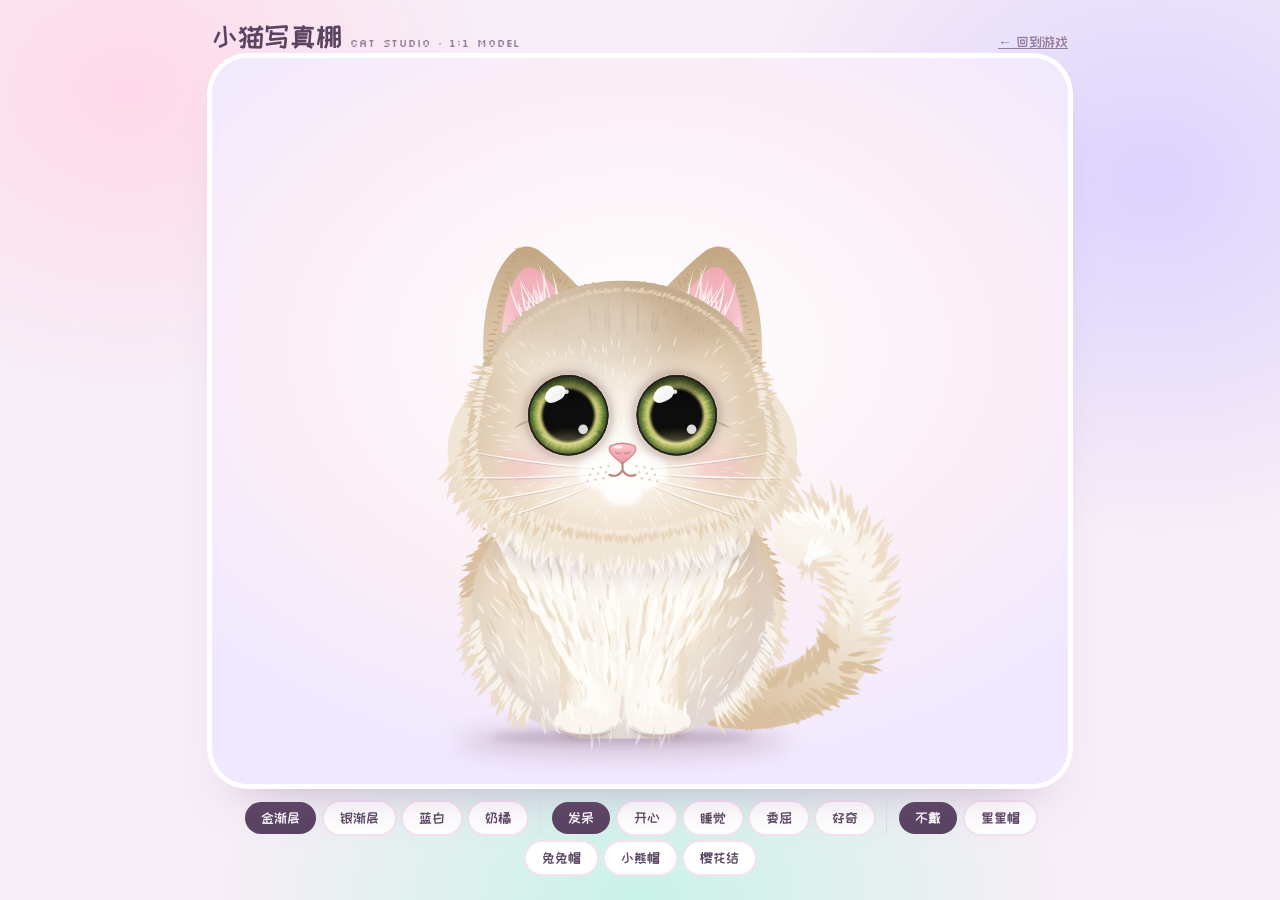
<file: cyber-meow/lab.html>
<!doctype html>
<html lang="zh-CN">
<head>
<meta charset="utf-8" />
<meta name="viewport" content="width=device-width, initial-scale=1" />
<title>赛博喵 · 小猫写真棚</title>
<link rel="stylesheet" href="style.css" />
<style>
  body { overflow: auto; display: block; }
  .studio { min-height: 100svh; display: grid; grid-template-rows: auto 1fr auto; gap: 8px; padding: 22px; max-width: 900px; margin: 0 auto; }
  .studio header { display: flex; justify-content: space-between; align-items: baseline; }
  .studio h1 { margin: 0; font-size: 28px; font-weight: 400; }
  .studio h1 small { font: 400 11px var(--pix); color: var(--ink-2); margin-left: 8px; letter-spacing: .08em; }
  .studio a { font-size: 14px; color: var(--ink-2); }
  .stage {
    position: relative; border-radius: 36px; overflow: hidden;
    background: radial-gradient(70% 60% at 50% 40%, #FFFFFF, #FBEFF6 60%, #F0E8FF);
    box-shadow: 0 0 0 5px #fff, 0 30px 50px -30px rgba(140, 90, 150, .5);
    min-height: 60svh;
  }
  .stage svg { position: absolute; inset: 0; width: 100%; height: 100%; }
  .bar { display: flex; flex-wrap: wrap; gap: 8px; justify-content: center; padding: 10px 0 4px; }
  .bar button { padding: 9px 16px; border: 0; border-radius: 999px; background: #fff; box-shadow: 0 0 0 2px #F3E3EF; font-size: 14px; }
  .bar button.on { background: var(--ink); color: #fff; box-shadow: none; }
  .bar .sep { width: 1px; background: #EAD9E6; margin: 0 4px; }
</style>
</head>
<body>
<div class="studio" id="device" data-coat="gold">
  <header><h1>小猫写真棚<small>CAT STUDIO · 1:1 MODEL</small></h1><a href="./">← 回到游戏</a></header>
  <div class="stage">
    <svg id="scene" viewBox="20 -110 600 830" preserveAspectRatio="xMidYMid meet">
      <defs></defs>
      <g id="cat"></g>
    </svg>
  </div>
  <div class="bar" id="bar">
    <button data-coat="gold" class="on">金渐层</button><button data-coat="silver">银渐层</button><button data-coat="bluewhite">蓝白</button><button data-coat="orange">奶橘</button>
    <span class="sep"></span>
    <button data-mood="idle" class="on">发呆</button><button data-mood="happy">开心</button><button data-mood="sleep">睡觉</button><button data-mood="sad">委屈</button><button data-mood="wow">好奇</button>
    <span class="sep"></span>
    <button data-hat="none" class="on">不戴</button><button data-hat="star">星星帽</button><button data-hat="bunny">兔兔帽</button><button data-hat="bear">小熊帽</button><button data-hat="bow">樱花结</button>
  </div>
</div>
<script src="cat.js"></script>
<script src="art.js"></script>
<script>
(() => {
  const svg = document.getElementById('scene'), dev = document.getElementById('device');
  const $ = (id) => document.getElementById(id);
  let mood = 'idle', ptr = null, s = 1, nextBlink = 1500, blinkAt = -1, ex = 0, ey = 0, hr = 0, hx = 0, hy = 0;
  const q = new URLSearchParams(location.search);
  if (q.get('coat')) dev.dataset.coat = q.get('coat');
  if (q.get('mood')) mood = q.get('mood');
  document.querySelectorAll('#bar [data-coat]').forEach((b) => { b.classList.toggle('on', b.dataset.coat === dev.dataset.coat); b.onclick = () => { dev.dataset.coat = b.dataset.coat; document.querySelectorAll('#bar [data-coat]').forEach((x) => x.classList.toggle('on', x === b)); }; });
  document.querySelectorAll('#bar [data-mood]').forEach((b) => { b.classList.toggle('on', b.dataset.mood === mood); b.onclick = () => { mood = b.dataset.mood; document.querySelectorAll('#bar [data-mood]').forEach((x) => x.classList.toggle('on', x === b)); }; });
  const pt = svg.createSVGPoint();
  svg.addEventListener('pointermove', (e) => { pt.x = e.clientX; pt.y = e.clientY; ptr = pt.matrixTransform(svg.getScreenCTM().inverse()); });
  svg.addEventListener('pointerleave', () => { ptr = null; });
  $('slotCollar').setAttribute('href', '#none');
  const HATS = { star: ['hat-star-b', 'hat-star-f', 1], bunny: ['hat-bunny-b', 'hat-bunny-f', 1], bear: [0, 'hat-bear-f', 1], bow: [0, 'hat-bow-f', 0] };
  function wear(id) {
    const h = HATS[id] || [0, 0, 0];
    [['slotHatBack', h[0]], ['slotHatFront', h[1]]].forEach(([slot, ref]) => { const n = $(slot); if (ref) { n.setAttribute('href', '#' + ref); n.style.display = ''; } else n.style.display = 'none'; });
    $('ears').style.display = h[2] ? 'none' : '';
    document.querySelectorAll('#bar [data-hat]').forEach((x) => x.classList.toggle('on', x.dataset.hat === id));
  }
  document.querySelectorAll('#bar [data-hat]').forEach((b) => { b.onclick = () => wear(b.dataset.hat); });
  wear(q.get('hat') || 'none');
  function frame(t) {
    const time = t / 1000;
    const tg = ptr && mood !== 'sleep' ? ptr : { x: 300, y: 300 };
    const dx = tg.x - 300, dy = tg.y - 300, d = Math.hypot(dx, dy) || 1, m = Math.min(6.5, d / 20);
    ex += (dx / d * m - ex) * .2; ey += (dy / d * m - ey) * .2;
    let thr = Math.max(-7, Math.min(7, dx / 48)), thy = Math.max(-5, Math.min(6, dy / 50));
    if (mood === 'sleep') { thr = 7; thy = 16; } if (mood === 'wow') thr = -8 + Math.sin(time * 2) * 1.5; if (mood === 'sad') thy = 8;
    hr += (thr - hr) * .1; hy += (thy - hy) * .1; hx += ((mood === 'sleep' ? 4 : Math.max(-9, Math.min(9, dx / 34))) - hx) * .1;
    if (t > nextBlink && blinkAt < 0 && (mood === 'idle' || mood === 'wow' || mood === 'sad')) blinkAt = t;
    s = 1;
    if (blinkAt > 0) { const p = (t - blinkAt) / 170; if (p >= 1) { blinkAt = -1; nextBlink = t + 2000 + Math.random() * 3500; } else s = 1 - Math.sin(p * Math.PI); }
    if (mood === 'sad') s = Math.min(s, .78);
    const br = Math.sin(time * (mood === 'sleep' ? 1.1 : 2)) * (mood === 'sleep' ? .022 : .01);
    $('bodyG').setAttribute('transform', `translate(300 670) scale(${1 - br * .4} ${1 + br}) translate(-300 -670)`);
    $('head').setAttribute('transform', `translate(${hx.toFixed(2)} ${(hy - br * 140).toFixed(2)}) rotate(${hr.toFixed(2)} 300 420)`);
    $('tail').setAttribute('transform', `rotate(${(Math.sin(time * 1.2) * 5).toFixed(2)} 410 625)`);
    const wa = Math.sin(time * 1.6) * 1.4;
    $('whiskL').setAttribute('transform', `rotate(${wa} 270 364)`); $('whiskR').setAttribute('transform', `rotate(${-wa} 330 364)`);
    CatModel.eyes(ex, ey, mood === 'wow' ? 1 : .3, s);
    $('eyesOpen').style.display = mood === 'happy' || mood === 'sleep' ? 'none' : '';
    $('happyEyes').style.display = mood === 'happy' ? '' : 'none';
    $('sleepEyes').style.display = mood === 'sleep' ? '' : 'none';
    $('sadBrows').style.display = mood === 'sad' ? '' : 'none';
    $('blush').setAttribute('opacity', mood === 'happy' ? .85 : .45);
    const ears = mood === 'sad' ? -10 : mood === 'wow' ? 5 : 0;
    $('earL').setAttribute('transform', `rotate(${ears} 205 205)`); $('earR').setAttribute('transform', `rotate(${-ears} 395 205)`);
    $('mouthOpen').setAttribute('ry', mood === 'wow' ? 5 : 0);
    requestAnimationFrame(frame);
  }
  requestAnimationFrame(frame);
})();
</script>
</body>
</html>
</file>
<file: cyber-meow/style.css>
@font-face { font-family: "ZCOOL KuaiLe"; src: url("fonts/zcool-kuaile.woff") format("woff"); font-display: swap; }
@font-face { font-family: "Silkscreen"; src: url("fonts/silkscreen-400.woff") format("woff"); font-weight: 400; font-display: swap; }
@font-face { font-family: "Silkscreen"; src: url("fonts/silkscreen-700.woff") format("woff"); font-weight: 700; font-display: swap; }

:root {
  --ink: #5A4462;
  --ink-2: #927C99;
  --pink: #FF83B6;
  --pink-s: #FFE3EF;
  --lav: #A68CFF;
  --lav-s: #EEE9FF;
  --mint: #7FE3C9;
  --sky: #6FC7F0;
  --butter: #FFE08A;
  --paper: #FFFBFD;
  --cute: "ZCOOL KuaiLe", "PingFang SC", "Hiragino Sans GB", "Microsoft YaHei", sans-serif;
  --pix: "Silkscreen", ui-monospace, monospace;
  --spring: cubic-bezier(.3, 1.5, .5, 1);
  --ease: cubic-bezier(.2, .8, .2, 1);
}

/* ---------- coats ---------- */
[data-coat="gold"]      { --f-top:#CDB392; --f-mid:#E6D2B7; --f-soft:#F6ECDF; --f-light:#FFFDF9; --f-body0:#D9BF9E; --f-body1:#ECDDC8; --f-belly:#FAF5EE; --f-ear:#C2A683; --f-mane:#F1E6D6; --f-cheek:#EFE2D0; --f-tabby:#B59C7E; --f-stripe:#977E63; --eye-in:#E6D98C; --eye:#8FA64A; --eye-out:#35512A; }
[data-coat="silver"]    { --f-top:#B3B4BD; --f-mid:#D9DAE0; --f-soft:#F1F1F4; --f-light:#FFFFFF; --f-body0:#BDBFC7; --f-body1:#E1E2E7; --f-belly:#F8F8FA; --f-ear:#A6A8B2; --f-mane:#ECEDF1; --f-cheek:#EEEEF2; --f-tabby:#8E919C; --f-stripe:#7A7D88; --eye-in:#D8EBA6; --eye:#5E9E66; --eye-out:#23472C; }
[data-coat="bluewhite"] { --f-top:#8E98AB; --f-mid:#C3C9D4; --f-soft:#F9FAFB; --f-light:#FFFFFF; --f-body0:#9AA3B5; --f-body1:#E3E6EC; --f-belly:#FBFBFC; --f-ear:#8E98AB; --f-mane:#F3F4F7; --f-cheek:#F5F6F8; --f-tabby:#7C869A; --f-stripe:#8E98AB; --eye-in:#F6CD72; --eye:#D98B2F; --eye-out:#6E3C12; }
[data-coat="orange"]    { --f-top:#E4A56C; --f-mid:#F1C99D; --f-soft:#FAEBD8; --f-light:#FFFBF6; --f-body0:#E9B47F; --f-body1:#F6DEC2; --f-belly:#FFF8EF; --f-ear:#DD9A5D; --f-mane:#F9E8D3; --f-cheek:#F8E5CE; --f-tabby:#D88F50; --f-stripe:#C77B3D; --eye-in:#F4DC8E; --eye:#C99A3A; --eye-out:#5E4018; }

* { box-sizing: border-box; -webkit-tap-highlight-color: transparent; }
[hidden] { display: none !important; }
html, body { margin: 0; height: 100%; overscroll-behavior: none; }
html { -webkit-text-size-adjust: 100%; }
body, button, .room #scene { -webkit-touch-callout: none; }
button { touch-action: manipulation; }
body {
  font-family: var(--cute);
  color: var(--ink);
  background:
    radial-gradient(600px 500px at 10% 10%, #FFD9EA 0%, transparent 60%),
    radial-gradient(700px 600px at 90% 20%, #DCD3FF 0%, transparent 60%),
    radial-gradient(700px 500px at 50% 100%, #C9F3E7 0%, transparent 60%),
    #F7EEF7;
  display: grid; place-items: center;
  min-height: 100svh;
  overflow: hidden;
  user-select: none; -webkit-user-select: none;
}
button { font: inherit; color: inherit; cursor: pointer; }

/* floating pixel sparkles on the page */
.bg-deco i {
  position: fixed; width: 10px; height: 10px; opacity: .7;
  background:
    linear-gradient(currentColor, currentColor) 50% 0 / 2px 100% no-repeat,
    linear-gradient(currentColor, currentColor) 0 50% / 100% 2px no-repeat;
  color: #fff;
  animation: sparkle 3.2s ease-in-out infinite;
}
.bg-deco i:nth-child(1) { left: 8%; top: 14%; color: #FF9EC4; }
.bg-deco i:nth-child(2) { left: 18%; top: 72%; color: #A68CFF; animation-delay: .6s; }
.bg-deco i:nth-child(3) { left: 84%; top: 18%; color: #6FC7F0; animation-delay: 1.2s; }
.bg-deco i:nth-child(4) { left: 90%; top: 64%; color: #FF9EC4; animation-delay: 1.8s; transform: scale(1.6); }
.bg-deco i:nth-child(5) { left: 30%; top: 30%; color: #fff; animation-delay: 2.4s; }
.bg-deco i:nth-child(6) { left: 70%; top: 86%; color: #7FE3C9; animation-delay: .3s; transform: scale(1.4); }
.bg-deco i:nth-child(7) { left: 64%; top: 8%; color: #FFE08A; animation-delay: 1.5s; }
.bg-deco i:nth-child(8) { left: 4%; top: 46%; color: #fff; animation-delay: 2s; transform: scale(1.8); }

/* ---------- device ---------- */
.holo-frame {
  padding: 7px;
  border-radius: 52px;
  background: conic-gradient(from var(--a, 0deg), #FFB3D1, #C8B6FF, #9EF0E1, #FFF0A8, #FFB3D1);
  box-shadow: 0 30px 60px -20px rgba(120, 80, 150, .45), 0 0 0 1px rgba(255, 255, 255, .6) inset;
  animation: holo 8s linear infinite;
}
@property --a { syntax: "<angle>"; inherits: false; initial-value: 0deg; }
@keyframes holo { to { --a: 360deg; } }

.device {
  position: relative;
  width: min(420px, 100vw);
  height: min(880px, calc(100svh - 32px));
  border-radius: 46px;
  overflow: hidden;
  background: linear-gradient(180deg, #FFF7FB, #FBF4FF);
  display: flex; flex-direction: column;
}

.statusbar {
  display: flex; justify-content: space-between; align-items: center;
  padding: 14px 26px 4px;
  font: 400 10px/1 var(--pix);
  letter-spacing: .06em;
  color: var(--ink-2);
}
.statusbar .clock { font-weight: 700; color: var(--ink); font-size: 12px; }
.statusbar .net { display: inline-flex; align-items: end; gap: 2px; }
.statusbar .net i { width: 3px; background: var(--pink); border-radius: 1px; }
.statusbar .net i:nth-child(1) { height: 4px; } .statusbar .net i:nth-child(2) { height: 7px; } .statusbar .net i:nth-child(3) { height: 10px; margin-right: 4px; }
.statusbar .net b { color: var(--pink); }

/* ---------- HUD ---------- */
.hud { padding: 6px 16px 4px; }
.hud-top { display: flex; align-items: center; gap: 10px; }
.profile {
  position: relative; flex: 1; min-width: 0;
  display: flex; align-items: center; gap: 10px;
  padding: 5px 12px 5px 5px;
  border: 0; border-radius: 999px;
  background: #fff;
  box-shadow: 0 3px 0 #F1DDEB, 0 8px 18px -10px rgba(150, 90, 150, .4);
  text-align: left;
  transition: transform .2s var(--spring);
}
.profile:active { transform: scale(.97); }
.avatar {
  position: relative; flex: none;
  width: 46px; height: 46px; border-radius: 50%;
  background: linear-gradient(135deg, #FFE3EF, #EEE9FF);
  display: grid; place-items: center;
}
.avatar svg { width: 44px; height: 44px; }
.avatar .lv {
  position: absolute; bottom: -4px; left: 50%; transform: translateX(-50%);
  padding: 2px 5px; border-radius: 6px;
  background: var(--ink); color: #fff;
  font: 700 8px/1 var(--pix); font-style: normal; white-space: nowrap;
}
.who { display: grid; gap: 2px; min-width: 0; flex: 1; }
.who b { font-size: 17px; font-weight: 400; line-height: 1.1; white-space: nowrap; overflow: hidden; text-overflow: ellipsis; }
.who small { font-size: 11px; color: var(--ink-2); }
.xp { display: block; height: 7px; border-radius: 4px; background: #F5EAF3; overflow: hidden; }
.xp span {
  display: block; height: 100%; width: 0%;
  background: repeating-linear-gradient(90deg, var(--pink) 0 6px, #FFB3D1 6px 8px);
  border-radius: 4px;
  transition: width .6s var(--ease);
}
.dot-alert { position: absolute; top: 4px; left: 40px; width: 10px; height: 10px; border-radius: 50%; background: #FF5C8A; border: 2px solid #fff; animation: pulse 1.4s ease-in-out infinite; }
.coins {
  display: flex; align-items: center; gap: 6px;
  padding: 8px 14px 8px 9px;
  border-radius: 999px;
  background: #fff;
  box-shadow: 0 3px 0 #F1DDEB, 0 8px 18px -10px rgba(150, 90, 150, .4);
  font: 700 14px/1 var(--pix);
}
.coins .ic { width: 22px; height: 22px; }
.coins.bump { animation: bump .45s var(--spring); }

.needs { display: grid; grid-template-columns: repeat(4, 1fr); gap: 8px; margin-top: 12px; }
.need { display: flex; flex-direction: column; align-items: center; gap: 4px; }
.ring {
  --p: 50;
  position: relative;
  width: 52px; height: 52px; border-radius: 50%;
  background: conic-gradient(var(--c) calc(var(--p) * 1%), #F3E9F2 0);
  display: grid; place-items: center;
  transition: --p .6s;
}
.ring::before { content: ""; position: absolute; inset: 5px; border-radius: 50%; background: #fff; }
.ring .ic { position: relative; width: 28px; height: 28px; }
.need .nl { font-size: 12px; color: var(--ink-2); }
.need.low .ring { animation: wiggle 1.6s ease-in-out infinite; }
.need.low .nl { color: #FF5C8A; }
@property --p { syntax: "<number>"; inherits: false; initial-value: 50; }

.ic { display: inline-block; }
.ic svg { width: 100%; height: 100%; display: block; }

/* ---------- room ---------- */
.room-wrap { flex: 1; min-height: 0; display: flex; justify-content: center; padding: 8px 12px 6px; container-type: size; }
.room {
  position: relative;
  width: 100%; height: 100%;
  max-width: calc(100cqh * 1.1);
  border-radius: 30px;
  overflow: hidden;
  background: #fff;
  box-shadow: 0 0 0 4px #fff, 0 0 0 6px #F2E3F0, 0 18px 30px -18px rgba(140, 90, 150, .5);
}
.room #scene { position: absolute; inset: 0; width: 100%; height: 100%; display: block; touch-action: none; }
#cat { cursor: grab; }
.room.bathing #scene { cursor: url("data:image/svg+xml,%3Csvg xmlns='http://www.w3.org/2000/svg' width='40' height='40' viewBox='0 0 40 40'%3E%3Crect x='5' y='10' width='30' height='20' rx='8' fill='%23FFE08A' stroke='%23F3C24D' stroke-width='2'/%3E%3Ccircle cx='13' cy='17' r='2' fill='%23F3C24D'/%3E%3Ccircle cx='24' cy='22' r='2.4' fill='%23F3C24D'/%3E%3Ccircle cx='30' cy='9' r='5' fill='%23fff' stroke='%23BDE7FA'/%3E%3C/svg%3E") 20 20, pointer; }
.room.bathing #cat { cursor: inherit; }

#dusk { opacity: 0; transition: opacity 1.4s ease; }
#sunbeam { transition: opacity 1.4s ease; }
.room.night #sunbeam { opacity: .3; }
.room.lightsoff #sunbeam { opacity: 0; }
/* background polish */
.bld { fill: #D8CCF4; opacity: .55; transition: fill 1.4s, opacity 1.4s; }
.room.night .bld { fill: #3A2F6E; opacity: 1; }
.wl { fill: #FFFFFF; opacity: .5; transition: fill 1.4s, opacity 1.4s; }
.room.night .wl1 { fill: #FF9EC4; opacity: 1; }
.room.night .wl2 { fill: #9EF0E1; opacity: 1; }
.room.night .wl3 { fill: #FFE08A; opacity: .9; }
.beacon { fill: #FF6F9E; animation: beacon 1.8s steps(2, jump-none) infinite; }
.haze { opacity: .7; transition: opacity 1.4s; }
.room.night .haze { opacity: .08; }
.daylight { transition: opacity 1.4s; }
.room.night .daylight, .room.lightsoff .daylight { opacity: 0 !important; }
.room.night #sunbeam .patch path:first-child { fill: #CAD5FF; }
.room.night #motes { display: none; }
.mote { transform-box: fill-box; animation: mote 9s ease-in-out infinite; opacity: 0; }
#neonSign > .neon-art { animation: neonHum 5s ease-in-out infinite; }
#neonNight { opacity: 0; transition: opacity 1.4s ease; }
.room.night #neonNight { opacity: .5; }
.room.lightsoff #neonNight { opacity: 1; }
@keyframes beacon { 50% { opacity: .15; } }
@keyframes neonHum { 0%, 100% { opacity: .55; } 46% { opacity: .55; } 48% { opacity: .2; } 50% { opacity: .6; } 52% { opacity: .3; } 54% { opacity: .55; } }
@keyframes mote { 0% { transform: translate(0, 0); opacity: 0; } 20% { opacity: .9; } 55% { transform: translate(9px, -16px); opacity: .7; } 100% { transform: translate(-5px, -30px); opacity: 0; } }
#nightGlow { opacity: 0; transition: opacity 1.4s ease; }
.room.night #dusk { opacity: .12; }
.room.lightsoff #dusk { opacity: .42; }
.room.lightsoff #nightGlow { opacity: 1; }

.cloud { animation: drift 14s ease-in-out infinite alternate; }
.cloud.c2 { animation-duration: 18s; animation-direction: alternate-reverse; }
.twinkle circle { animation: twinkle 2.4s ease-in-out infinite; }
.twinkle circle:nth-child(2n) { animation-delay: .8s; }
.twinkle circle:nth-child(3n) { animation-delay: 1.5s; }
.bulb { animation: twinkle 2s ease-in-out infinite; }
.tag-glow { animation: tagGlow 2.2s ease-in-out infinite; }
.hairball { cursor: pointer; }
.hang { transform-box: view-box; transform-origin: 0 -700px; animation: sway 5s ease-in-out infinite; }
.hang.h2 { animation-duration: 6.5s; animation-delay: -2s; }
.hang.h3 { animation-duration: 5.8s; animation-delay: -4s; }
@keyframes sway { 0%, 100% { transform: rotate(-.6deg); } 50% { transform: rotate(.6deg); } }
.hairball .hb { transform-box: fill-box; transform-origin: center; animation: plop .5s var(--spring) both; }

.bubble {
  position: absolute; z-index: 3;
  transform: translate(-50%, -100%) scale(.4);
  transform-origin: 50% 100%;
  opacity: 0; pointer-events: none;
  padding: 7px 13px 8px;
  border-radius: 16px;
  background: #fff;
  box-shadow: 0 0 0 2px #F6D4E4, 0 8px 16px -8px rgba(150, 80, 140, .5);
  font-size: 15px; white-space: nowrap;
  transition: opacity .2s, transform .35s var(--spring);
}
.bubble::after {
  content: ""; position: absolute; left: 50%; bottom: -7px;
  width: 12px; height: 12px; background: #fff; transform: translateX(-50%) rotate(45deg);
  box-shadow: 2px 2px 0 0 #F6D4E4; border-radius: 2px;
}
.bubble.show { opacity: 1; transform: translate(-50%, -100%) scale(1); }
.bubble .ic { width: 22px; height: 22px; vertical-align: -6px; margin-right: 2px; }

.fx { position: absolute; inset: 0; pointer-events: none; overflow: hidden; z-index: 2; }
.pfx {
  position: absolute; transform: translate(-50%, -50%);
  font-size: 14px; color: #D9719C; white-space: nowrap;
  animation: floatUp 1.6s var(--ease) forwards;
}
.pfx.heart { color: #FF6FA5; font-size: 20px; }
.pfx.z { color: #fff; font: 700 16px var(--pix); animation-duration: 2.6s; text-shadow: 0 0 6px #C8B6FF; }
.pfx.coin { color: #E5A523; font: 700 13px var(--pix); }
.pfx.spark { color: #FFD35C; font-size: 18px; }
.pfx.drop {
  width: 3px; height: 14px; border-radius: 3px;
  background: linear-gradient(#fff0, #8FD6F6);
  animation: fall .9s linear forwards;
}
.pfx.big { font-size: 18px; color: var(--ink); }

.bathbar {
  position: absolute; left: 12px; right: 12px; top: 60px; z-index: 4;
  display: flex; align-items: center; gap: 10px;
  padding: 8px 8px 8px 14px;
  border-radius: 999px;
  background: rgba(255, 255, 255, .9);
  box-shadow: 0 6px 16px -8px rgba(80, 150, 200, .6);
  font-size: 13px;
  animation: dropIn .4s var(--spring);
}
.bb-track { flex: 1; height: 10px; border-radius: 5px; background: #E3F4FC; overflow: hidden; }
.bb-track i { display: block; height: 100%; width: 0; background: linear-gradient(90deg, #8FD6F6, #C8B6FF); border-radius: 5px; transition: width .2s; }
.bathbar button { width: 28px; height: 28px; border: 0; border-radius: 50%; background: #EAF6FC; color: var(--ink-2); }

/* ---------- mini game ---------- */
.mini { position: absolute; inset: 0; z-index: 5; background: #FBEFFF; animation: fadeIn .3s; }
.mini canvas { width: 100%; height: 100%; display: block; touch-action: none; cursor: none; }
.mini-hud {
  position: absolute; left: 12px; right: 12px; top: 12px;
  display: flex; justify-content: space-between;
  font: 400 11px/1 var(--pix); color: var(--ink-2);
}
.mini-hud span { padding: 7px 11px; border-radius: 999px; background: rgba(255, 255, 255, .85); }
.mini-hud b { color: var(--ink); font-size: 14px; margin-left: 4px; }
.mini-center { position: absolute; inset: 0; display: grid; place-items: center; pointer-events: none; }
.mini-center > * { pointer-events: auto; }
.count { font: 700 72px/1 var(--pix); color: var(--pink); text-shadow: 4px 4px 0 #fff; animation: pop .6s var(--spring); }
.result {
  width: 78%; padding: 22px 18px 18px; border-radius: 26px;
  background: #fff; text-align: center;
  box-shadow: 0 0 0 3px #F6D4E4, 0 20px 40px -18px rgba(150, 80, 140, .6);
  animation: pop .5s var(--spring);
}
.result .pix { color: var(--lav); }
.result h3 { margin: 6px 0 2px; font: 700 44px/1 var(--pix); color: var(--pink); }
.result p { margin: 4px 0 14px; font-size: 14px; color: var(--ink-2); }
.result .row { display: flex; gap: 8px; }
.result .row button { flex: 1; }

/* ---------- dock ---------- */
.dock {
  display: grid; grid-template-columns: repeat(5, 1fr); gap: 8px;
  padding: 8px 14px calc(16px + env(safe-area-inset-bottom));
}
.gum {
  position: relative;
  display: flex; flex-direction: column; align-items: center; gap: 2px;
  padding: 8px 0 7px;
  border: 0; border-radius: 22px;
  background: linear-gradient(180deg, #fff 0%, var(--cs) 100%);
  box-shadow: 0 4px 0 var(--cd), 0 10px 18px -10px var(--c), inset 0 2px 0 #fff;
  font-size: 12.5px;
  transition: transform .15s var(--ease), box-shadow .15s var(--ease);
}
.gum .ic { width: 36px; height: 36px; transition: transform .3s var(--spring); }
.gum:hover .ic { transform: translateY(-2px) rotate(-6deg) scale(1.06); }
.gum:active { transform: translateY(3px); box-shadow: 0 1px 0 var(--cd), 0 4px 10px -8px var(--c), inset 0 2px 0 #fff; }
.gum.big { background: linear-gradient(180deg, #FFB3D1, var(--c)); color: #fff; }
.gum.big .ic { filter: drop-shadow(0 2px 0 rgba(255, 255, 255, .5)); }
.gum.on { background: linear-gradient(180deg, #CFC2FF, var(--c)); color: #fff; }

/* ---------- sheet ---------- */
.scrim { position: absolute; inset: 0; z-index: 8; background: rgba(90, 60, 110, .25); backdrop-filter: blur(2px); animation: fadeIn .25s; }
.sheet {
  position: absolute; left: 0; right: 0; bottom: 0; z-index: 9;
  max-height: 72%;
  display: flex; flex-direction: column;
  padding: 8px 16px calc(18px + env(safe-area-inset-bottom));
  border-radius: 30px 30px 0 0;
  background: var(--paper);
  box-shadow: 0 -12px 30px -12px rgba(120, 70, 140, .35);
  animation: sheetUp .38s var(--ease);
}
.grab { width: 44px; height: 5px; border-radius: 3px; background: #EBDDEB; margin: 2px auto 8px; }
.sheet-head { display: flex; align-items: center; justify-content: space-between; }
.sheet-head h2 { margin: 0; font-size: 22px; font-weight: 400; }
.x { width: 34px; height: 34px; border: 0; border-radius: 50%; background: #F6EDF5; color: var(--ink-2); }
.tabs { display: flex; gap: 6px; margin: 10px 0 4px; }
.tabs:empty { display: none; }
.tab { padding: 7px 14px; border: 0; border-radius: 999px; background: #F6EDF5; font-size: 14px; color: var(--ink-2); transition: background .2s, color .2s; }
.tab.on { background: var(--ink); color: #fff; }
.sheet-body { overflow: auto; padding: 10px 2px 4px; scrollbar-width: none; }
.sheet-body::-webkit-scrollbar { display: none; }

.grid { display: grid; grid-template-columns: repeat(3, 1fr); gap: 10px; }
.item {
  position: relative;
  display: flex; flex-direction: column; align-items: center; gap: 3px;
  padding: 10px 6px 9px;
  border: 0; border-radius: 20px;
  background: #fff;
  box-shadow: 0 0 0 2px #F5E6F1, 0 3px 0 2px #F5E6F1;
  transition: transform .2s var(--spring), box-shadow .2s;
}
.item:active { transform: scale(.95); }
.item .art { width: 100%; aspect-ratio: 1.15; display: grid; place-items: center; border-radius: 14px; background: linear-gradient(160deg, #FFF3F8, #F3EEFF); }
.item .art svg { width: 86%; height: 86%; }
.item .art .ic { width: 60%; height: 60%; }
.item b { font-weight: 400; font-size: 14px; }
.item small { font-size: 11px; color: var(--ink-2); line-height: 1.3; text-align: center; min-height: 2.6em; }
.price { display: inline-flex; align-items: center; gap: 3px; font: 700 12px/1 var(--pix); color: #D4901A; }
.price .ic { width: 15px; height: 15px; }
.price.free { color: #45B58E; }
.item.on { box-shadow: 0 0 0 2.5px var(--pink), 0 3px 0 2.5px var(--pink); }
.item.on::after { content: "穿着"; position: absolute; top: 6px; right: 6px; padding: 2px 6px; border-radius: 6px; background: var(--pink); color: #fff; font-size: 10px; }
.item.decor.on::after { content: "摆着"; }
.item.locked { opacity: .55; }
.item .lock { font: 700 10px/1 var(--pix); color: var(--ink-2); }

.cta {
  display: inline-flex; align-items: center; justify-content: center; gap: 6px;
  padding: 13px 22px;
  border: 0; border-radius: 999px;
  background: linear-gradient(180deg, #FFA5C8, var(--pink));
  color: #fff; font-size: 16px;
  box-shadow: 0 4px 0 #E3659A, 0 12px 20px -10px var(--pink);
  transition: transform .15s;
}
.cta:active { transform: translateY(3px); box-shadow: 0 1px 0 #E3659A; }
.cta.ghost { background: #F6EDF5; color: var(--ink); box-shadow: 0 4px 0 #E8D6E6; }
.cta[disabled] { filter: grayscale(.7); opacity: .6; }

/* tasks */
.card { padding: 14px; border-radius: 22px; background: #fff; box-shadow: 0 0 0 2px #F5E6F1; margin-bottom: 12px; }
.card h4 { margin: 0 0 10px; font-weight: 400; font-size: 16px; display: flex; justify-content: space-between; align-items: center; }
.card h4 small { font: 400 10px var(--pix); color: var(--ink-2); }
.week { display: grid; grid-template-columns: repeat(7, 1fr); gap: 6px; margin-bottom: 12px; }
.week span { aspect-ratio: 1; border-radius: 10px; display: grid; place-items: center; background: #F7F0F7; font: 700 10px var(--pix); color: var(--ink-2); }
.week span.done { background: linear-gradient(135deg, #FFB3D1, #C8B6FF); color: #fff; }
.task { display: flex; align-items: center; gap: 10px; padding: 10px 0; border-top: 1px dashed #F1E2EE; }
.task:first-of-type { border-top: 0; }
.task .t { flex: 1; min-width: 0; }
.task .t b { display: block; font-weight: 400; font-size: 14px; }
.task .bar { display: block; height: 6px; margin-top: 5px; border-radius: 3px; background: #F5EAF3; overflow: hidden; }
.task .bar i { display: block; height: 100%; background: var(--mint); border-radius: 3px; }
.task button { padding: 8px 12px; font-size: 13px; }
.task .claimed { font: 700 10px var(--pix); color: #45B58E; }
.lvcard { display: flex; gap: 14px; align-items: center; }
.lvcard .big { font: 700 30px/1 var(--pix); color: var(--pink); }
.lvcard p { margin: 4px 0 0; font-size: 12px; color: var(--ink-2); }
.reset { display: block; margin: 6px auto 0; padding: 6px 10px; border: 0; background: none; font-size: 12px; color: var(--ink-2); text-decoration: underline dotted; }

/* ---------- toast / level up ---------- */
.toast {
  position: absolute; left: 50%; top: 58px; z-index: 20;
  transform: translate(-50%, -20px); opacity: 0;
  padding: 9px 16px; border-radius: 999px;
  background: var(--ink); color: #fff; font-size: 14px; white-space: nowrap;
  pointer-events: none;
  transition: opacity .25s, transform .35s var(--spring);
}
.toast.show { opacity: 1; transform: translate(-50%, 0); }

.levelup { position: absolute; inset: 0; z-index: 30; display: grid; place-items: center; background: rgba(90, 60, 110, .35); backdrop-filter: blur(3px); animation: fadeIn .3s; }
.lu-card {
  width: 74%; padding: 26px 18px 20px; border-radius: 30px; text-align: center;
  background: linear-gradient(160deg, #fff, #FFF1F8 60%, #F1ECFF);
  box-shadow: 0 0 0 4px #fff, 0 0 0 7px transparent, 0 30px 50px -20px rgba(140, 70, 150, .6);
  animation: pop .6s var(--spring);
}
.lu-card b { display: block; margin: 10px 0 4px; font: 700 52px/1 var(--pix); background: linear-gradient(90deg, #FF83B6, #A68CFF, #6FC7F0); -webkit-background-clip: text; background-clip: text; color: transparent; }
.lu-card p { margin: 0; font-size: 22px; }
.lu-card small { display: block; margin: 8px 0 16px; color: var(--ink-2); }
.pix { font: 700 12px/1 var(--pix); letter-spacing: .08em; color: var(--pink); }
.pix.sm { font-size: 10px; font-weight: 400; color: var(--ink-2); }

/* ---------- adopt ---------- */
.adopt {
  position: absolute; inset: 0; z-index: 40;
  display: flex; flex-direction: column; align-items: center;
  padding: 58px 28px 30px; gap: 14px;
  background:
    radial-gradient(300px 300px at 50% 36%, #fff 0%, transparent 70%),
    linear-gradient(180deg, #FFEAF4, #EFEAFF);
  text-align: center;
  animation: fadeIn .4s;
}
.adopt h1 { margin: 0; font-size: 30px; font-weight: 400; line-height: 1.25; }
.adopt h1 em { font-style: normal; background: linear-gradient(transparent 60%, #FFE08A 60%); padding: 0 4px; }
.adopt-cat { width: 200px; height: 236px; animation: floaty 3s ease-in-out infinite; filter: drop-shadow(0 14px 16px rgba(150, 90, 150, .18)); }
.adopt-cat svg { width: 100%; height: 100%; }
.coat-row { display: flex; gap: 10px; }
.coat {
  display: flex; flex-direction: column; align-items: center; gap: 5px;
  padding: 8px 8px 7px; border: 0; border-radius: 16px; background: #fff;
  box-shadow: 0 0 0 2px #F3E3EF; font-size: 12px;
  transition: transform .2s var(--spring), box-shadow .2s;
}
.coat i { width: 30px; height: 30px; border-radius: 50%; box-shadow: inset 0 -4px 0 rgba(0, 0, 0, .06); }
.coat.on { box-shadow: 0 0 0 2.5px var(--pink); transform: translateY(-3px); }
.name-field { display: flex; flex-direction: column; align-items: center; gap: 8px; width: 100%; font-size: 14px; color: var(--ink-2); }
.name-field input {
  width: 72%; padding: 12px 16px; border: 0; border-radius: 18px;
  background: #fff; box-shadow: 0 0 0 2px #F3E3EF;
  font: 400 20px var(--cute); color: var(--ink); text-align: center;
}
.name-field input:focus { outline: none; box-shadow: 0 0 0 2.5px var(--pink); }
.name-sugg { display: flex; gap: 6px; flex-wrap: wrap; justify-content: center; }
.name-sugg button { padding: 4px 10px; border: 0; border-radius: 999px; background: rgba(255, 255, 255, .7); font-size: 12px; color: var(--ink-2); }
.adopt .cta { margin-top: auto; width: 82%; font-size: 18px; }

/* ---------- boot ---------- */
.boot {
  position: absolute; inset: 0; z-index: 50;
  display: flex; flex-direction: column; align-items: center; justify-content: center; gap: 22px;
  background: linear-gradient(180deg, #2E2552, #5B3F82);
  color: #fff;
  transition: opacity .5s, visibility .5s;
}
.boot.gone { opacity: 0; visibility: hidden; }
.boot-logo { display: flex; flex-direction: column; align-items: center; gap: 10px; }
.pixcat { width: 72px; image-rendering: pixelated; shape-rendering: crispEdges; animation: floaty 1.6s ease-in-out infinite; filter: drop-shadow(0 0 12px rgba(255, 131, 182, .7)); }
.boot-logo b { font: 700 26px/1 var(--pix); letter-spacing: .08em; text-shadow: 2px 2px 0 #FF83B6, -2px -2px 0 #6FC7F0; }
.boot-logo span { font-size: 15px; letter-spacing: .5em; color: #E6D8FF; }
.boot-bar { width: 150px; height: 12px; padding: 2px; border: 2px solid #fff; border-radius: 3px; }
.boot-bar i { display: block; height: 100%; width: 0; background: repeating-linear-gradient(90deg, #FF83B6 0 8px, transparent 8px 10px); animation: load 1.3s steps(12) forwards; }
.boot .pix.sm { color: #CDBFFF; }

/* ---------- keyframes ---------- */
@keyframes sparkle { 0%, 100% { opacity: .15; transform: scale(.6) rotate(0); } 50% { opacity: .9; transform: scale(1.2) rotate(45deg); } }
@keyframes pulse { 50% { transform: scale(1.25); } }
@keyframes wiggle { 0%, 100% { transform: rotate(0); } 20% { transform: rotate(-8deg); } 40% { transform: rotate(7deg); } 60% { transform: rotate(-4deg); } }
@keyframes bump { 40% { transform: scale(1.15); } }
@keyframes drift { to { transform: translateX(14px); } }
@keyframes twinkle { 50% { opacity: .25; } }
@keyframes tagGlow { 0%, 100% { opacity: .35; } 50% { opacity: .9; } }
@keyframes plop { from { transform: scale(0); } }
@keyframes floatUp { 0% { opacity: 0; transform: translate(-50%, -50%) scale(.5); } 15% { opacity: 1; } 100% { opacity: 0; transform: translate(calc(-50% + var(--dx, 0px)), calc(-50% - 60px)) rotate(var(--rot, 0deg)) scale(1.1); } }
@keyframes fall { from { transform: translateY(0); opacity: .9; } to { transform: translateY(160px); opacity: 0; } }
@keyframes dropIn { from { transform: translateY(-20px); opacity: 0; } }
@keyframes fadeIn { from { opacity: 0; } }
@keyframes pop { from { transform: scale(.6); opacity: 0; } }
@keyframes sheetUp { from { transform: translateY(100%); } }
@keyframes floaty { 50% { transform: translateY(-6px); } }
@keyframes load { to { width: 100%; } }

/* ---------- install guide ---------- */
.install { position: absolute; inset: 0; z-index: 35; display: grid; align-items: end; padding: 14px; background: rgba(90, 60, 110, .3); backdrop-filter: blur(3px); animation: fadeIn .3s; }
.install-card { padding: 20px 18px 16px; border-radius: 28px; background: var(--paper); text-align: center; box-shadow: 0 20px 40px -20px rgba(120, 70, 140, .6); animation: sheetUp .4s var(--ease); }
.install-card b { display: block; margin: 8px 0 6px; font-weight: 400; font-size: 21px; }
.install-card b em { font-style: normal; color: var(--pink); }
.install-card p { margin: 0 0 14px; font-size: 14px; color: var(--ink-2); }
.install-card ol { margin: 0 0 16px; padding: 12px 14px 12px 34px; border-radius: 18px; background: #F8F1F8; text-align: left; font-size: 14px; line-height: 2; }
.share-ic { display: inline-grid; place-items: center; width: 22px; height: 22px; border-radius: 6px; background: #fff; color: #2F7BF6; font-size: 13px; box-shadow: 0 0 0 1px #E6DAE6; }
.install-card .row { display: flex; gap: 8px; }
.install-card .row .cta { flex: 1; }
.setting { display: flex; align-items: center; justify-content: space-between; padding: 8px 0; font-size: 15px; }
.switch { position: relative; width: 50px; height: 30px; border: 0; border-radius: 999px; background: #EADCE8; transition: background .25s; }
.switch::after { content: ""; position: absolute; top: 3px; left: 3px; width: 24px; height: 24px; border-radius: 50%; background: #fff; box-shadow: 0 2px 4px rgba(0,0,0,.15); transition: transform .25s var(--spring); }
.switch[aria-checked="true"] { background: var(--pink); }
.switch[aria-checked="true"]::after { transform: translateX(20px); }

/* desktop helper */
.desk-hint {
  position: fixed; left: 24px; bottom: 24px; max-width: 240px;
  padding: 14px 16px; border-radius: 20px; background: rgba(255, 255, 255, .75);
  backdrop-filter: blur(8px); box-shadow: 0 10px 30px -14px rgba(120, 70, 140, .5);
  font-size: 13px; line-height: 1.6; color: var(--ink-2);
}
.desk-hint b { display: block; margin-bottom: 4px; font-weight: 400; font-size: 15px; color: var(--ink); }
.rotate { display: none; }
@media (max-width: 1000px), (max-height: 760px) { .desk-hint { display: none; } }

/* ---------- phones: full screen, native feel ---------- */
@media (max-width: 480px), (max-height: 640px) {
  body { place-items: stretch; background: #FBF4FF; }
  .holo-frame { padding: 0; border-radius: 0; animation: none; background: none; box-shadow: none; }
  .device { width: 100vw; height: 100vh; height: 100dvh; border-radius: 0; }
  .bg-deco, .desk-hint { display: none; }
  .statusbar { display: none; }
  .hud { padding-top: max(12px, env(safe-area-inset-top)); }
  .room-wrap { padding: 6px 10px 4px; }
  .toast { top: max(64px, calc(env(safe-area-inset-top) + 56px)); }
}
@media (max-width: 360px) {
  .ring { width: 46px; height: 46px; }
  .ring .ic { width: 24px; height: 24px; }
  .gum .ic { width: 30px; height: 30px; }
  .gum { font-size: 11.5px; border-radius: 18px; }
  .dock { gap: 6px; padding-left: 10px; padding-right: 10px; }
}
@media (max-height: 700px) and (max-width: 480px) {
  .needs { margin-top: 8px; }
  .need .nl { font-size: 11px; }
  .ring { width: 44px; height: 44px; }
  .ring .ic { width: 23px; height: 23px; }
  .avatar { width: 40px; height: 40px; }
  .avatar svg { width: 34px; height: 34px; }
  .gum { padding: 6px 0 5px; }
  .gum .ic { width: 30px; height: 30px; }
}
@media (orientation: landscape) and (max-height: 500px) and (pointer: coarse) {
  .rotate { display: grid; position: fixed; inset: 0; z-index: 100; place-items: center; background: linear-gradient(135deg, #FFE3EF, #EEE9FF); text-align: center; }
  .rotate span { display: block; font-size: 48px; animation: tilt 1.8s ease-in-out infinite; }
  .rotate b { font-weight: 400; font-size: 20px; }
}
@keyframes tilt { 0%, 30% { transform: rotate(-90deg); } 60%, 100% { transform: rotate(0); } }
.sheet.dragging { animation: none; transition: none; }
.sheet.snap { transition: transform .25s var(--ease); }
@media (prefers-reduced-motion: reduce) {
  *, *::before, *::after { animation-duration: .01ms !important; animation-iteration-count: 1 !important; }
}

/* ---------- scenes ---------- */
.scene-nav {
  position: absolute; top: 10px; left: 50%; z-index: 4;
  transform: translateX(-50%);
  display: flex; gap: 4px; padding: 4px;
  border-radius: 999px;
  background: rgba(255, 255, 255, .72);
  backdrop-filter: blur(10px); -webkit-backdrop-filter: blur(10px);
  box-shadow: 0 6px 18px -10px rgba(120, 70, 140, .55), inset 0 0 0 1px rgba(255, 255, 255, .8);
}
.scene-nav button {
  display: inline-flex; align-items: center; gap: 5px;
  height: 34px; padding: 0 9px;
  border: 0; border-radius: 999px;
  background: transparent; color: var(--ink-2);
  font-size: 13px;
  transition: background .25s, color .25s, padding .25s;
}
.scene-nav button svg { width: 18px; height: 18px; flex: none; }
.scene-nav button b { font-weight: 400; max-width: 0; overflow: hidden; white-space: nowrap; transition: max-width .3s var(--ease); }
.scene-nav button.on { background: var(--ink); color: #fff; padding: 0 12px 0 10px; }
.scene-nav button.on b { max-width: 3em; }
.room #scene { transition: opacity .26s ease; }
.room.swapping #scene { opacity: 0; }
.tappable { cursor: pointer; }
.sky-n { opacity: 0; transition: opacity 1.4s; }
.room.night .sky-n { opacity: 1; }
.room.night .sky-d { opacity: 0; }
.sky-d { transition: opacity 1.4s; }
.fireflies circle { animation: twinkle 2.2s ease-in-out infinite; }
#ovenGlow { opacity: 0; transition: opacity .6s; }
.room.baking #ovenGlow { opacity: 1; animation: ovenPulse 1s ease-in-out infinite; }
@keyframes ovenPulse { 50% { opacity: .75; } }
.pot-hint, .ripe-spark { transform-box: fill-box; transform-origin: center; animation: bob 1.6s ease-in-out infinite; }
@keyframes bob { 50% { transform: translateY(-3px); } }
.bf-body { transform-box: fill-box; transform-origin: center; }
.bf-wings { transform-box: fill-box; transform-origin: center; animation: flap .2s ease-in-out infinite alternate; }
@keyframes flap { to { transform: scaleX(.3); } }
.room:not([data-scene="bedroom"]) #neonNight { display: none; }
.room[data-scene="bath"] #hairballs { display: none; }
.room.brushing #scene { cursor: url("data:image/svg+xml,%3Csvg xmlns='http://www.w3.org/2000/svg' width='40' height='40' viewBox='0 0 40 40'%3E%3Crect x='6' y='12' width='28' height='9' rx='4.5' fill='%23C8B6FF'/%3E%3Cpath d='M9 21v8M13 21v8M17 21v8M21 21v8M25 21v8M29 21v8' stroke='%23A68CFF' stroke-width='2' stroke-linecap='round'/%3E%3C/svg%3E") 20 20, pointer; }
.room.brushing #cat { cursor: inherit; }
.pfx.fluff { width: 9px; height: 9px; border-radius: 50%; background: var(--f-mid); box-shadow: 0 0 0 2px var(--f-light), 0 2px 4px rgba(0,0,0,.08); animation: floatUp 1.5s var(--ease) forwards; }
.sheet-tip { margin: 0 0 12px; padding: 9px 12px; border-radius: 14px; background: #FFF6FA; font-size: 12.5px; color: var(--ink-2); }
.sheet-body > .sheet-tip:last-child { margin: 12px 0 0; }
.inv-row { display: flex; gap: 8px; margin-bottom: 12px; }
.inv { flex: 1; display: flex; align-items: center; gap: 6px; padding: 8px 10px; border-radius: 16px; background: #fff; box-shadow: 0 0 0 2px #F5E6F1; font-size: 13px; }
.inv .ic { width: 22px; height: 22px; }
.inv b { margin-left: auto; font: 700 12px var(--pix); color: var(--ink); }
.recipes { display: grid; gap: 10px; }
.recipe { display: flex; align-items: center; gap: 12px; padding: 10px 12px; border-radius: 20px; background: #fff; box-shadow: 0 0 0 2px #F5E6F1; }
.recipe .art { width: 54px; height: 54px; flex: none; display: grid; place-items: center; border-radius: 14px; background: linear-gradient(160deg, #FFF3F8, #F3EEFF); }
.recipe .art .ic { width: 38px; height: 38px; }
.recipe .rt { flex: 1; min-width: 0; display: grid; gap: 3px; }
.recipe .rt b { font-weight: 400; font-size: 15px; }
.recipe .rt small { display: flex; gap: 6px; flex-wrap: wrap; font-size: 12px; }
.recipe .have { color: #3FAE86; } .recipe .miss { color: #E07A95; }
.recipe .stock { color: var(--ink-2); }
.recipe .cta { padding: 9px 16px; font-size: 14px; }
</file>
<file: naigao/styles.css>
:root {
  --ink: #3E2E24;
  --ink-2: #6B5646;
  --muted: #9B8470;
  --paper: #F5EFE7;
  --page: #E6DCCF;
  --butter: #F4EB86;
  --sakura: #F2BCC3;
  --line: rgba(62, 46, 36, .14);
  --cn: "Noto Serif SC", "Songti SC", "STSong", "SimSun", serif;
  --display: "Fraunces", "Noto Serif SC", Georgia, serif;
  --mono: "DM Mono", ui-monospace, "SFMono-Regular", Menlo, monospace;
  --ease: cubic-bezier(.2, .8, .2, 1);
  --paw: url("data:image/svg+xml,%3Csvg xmlns='http://www.w3.org/2000/svg' width='30' height='30' viewBox='0 0 30 30'%3E%3Cg fill='%233E2E24' stroke='%23FFF8EE' stroke-width='1.4'%3E%3Cellipse cx='15' cy='19' rx='6.5' ry='5.5'/%3E%3Ccircle cx='7.5' cy='12' r='2.8'/%3E%3Ccircle cx='12' cy='8' r='2.8'/%3E%3Ccircle cx='18' cy='8' r='2.8'/%3E%3Ccircle cx='22.5' cy='12' r='2.8'/%3E%3C/g%3E%3C/svg%3E") 15 15;
}

* { box-sizing: border-box; }
html, body { margin: 0; }
body {
  min-height: 100svh;
  background:
    radial-gradient(1200px 700px at 20% 0%, #EFE7DC 0%, transparent 60%),
    var(--page);
  color: var(--ink);
  font-family: var(--cn);
  -webkit-font-smoothing: antialiased;
  text-rendering: optimizeLegibility;
}
body::before {
  content: "";
  position: fixed; inset: 0;
  pointer-events: none;
  z-index: 50;
  opacity: .35;
  mix-blend-mode: multiply;
  background-image: url("data:image/svg+xml,%3Csvg xmlns='http://www.w3.org/2000/svg' width='220' height='220'%3E%3Cfilter id='n'%3E%3CfeTurbulence type='fractalNoise' baseFrequency='.85' numOctaves='3' stitchTiles='stitch'/%3E%3CfeColorMatrix values='0 0 0 0 .35 0 0 0 0 .27 0 0 0 0 .2 0 0 0 .5 0'/%3E%3C/filter%3E%3Crect width='100%25' height='100%25' filter='url(%23n)'/%3E%3C/svg%3E");
}

.shell {
  min-height: 100svh;
  max-width: 1320px;
  margin: 0 auto;
  padding: clamp(16px, 3vw, 40px);
  display: grid;
  grid-template-columns: minmax(0, 1fr) 372px;
  gap: clamp(24px, 4vw, 64px);
  align-items: center;
}

/* ================= COVER ================= */
.stage { display: flex; justify-content: center; }
.cover {
  width: min(100%, calc((100svh - 80px) * .8));
  min-width: 300px;
  aspect-ratio: 4 / 5;
  position: relative;
  overflow: hidden;
  border-radius: 3px;
  background: var(--paper);
  container-type: inline-size;
  box-shadow:
    0 1px 0 rgba(255, 255, 255, .7) inset,
    0 2px 3px rgba(80, 55, 35, .08),
    0 18px 30px -14px rgba(80, 55, 35, .28),
    0 50px 80px -40px rgba(80, 55, 35, .45);
  animation: coverIn 1.1s var(--ease) both;
  transition: color .8s;
}
.cover::before { /* spine */
  content: ""; position: absolute; inset: 0 auto 0 0; width: 4%;
  background: linear-gradient(90deg, rgba(60, 40, 25, .10), rgba(255, 255, 255, .12) 35%, transparent);
  z-index: 3; pointer-events: none;
}
.cover::after { /* paper grain + gloss */
  content: ""; position: absolute; inset: 0; z-index: 3; pointer-events: none;
  background:
    linear-gradient(115deg, rgba(255, 255, 255, .22) 0%, transparent 28%, transparent 70%, rgba(255, 255, 255, .08) 100%);
}
.cover svg {
  position: absolute; inset: 0;
  width: 100%; height: 100%;
  display: block;
  touch-action: none;
  cursor: var(--paw), pointer;
  user-select: none; -webkit-user-select: none;
}
.cover.wand svg { cursor: none; }

.mast {
  font-family: var(--display);
  font-style: italic;
  font-weight: 800;
  font-size: 300px;
  font-variation-settings: "SOFT" 100, "WONK" 1, "opsz" 144;
  letter-spacing: -6px;
  fill: #3E2E24;
  transition: fill .8s;
}
.mast.cjk { font-family: var(--cn); font-style: normal; font-weight: 900; letter-spacing: 8px; }

#dusk, #lamp { opacity: 0; transition: opacity 1.2s ease; }
.sleeping #dusk { opacity: .52; }
.sleeping #lamp { opacity: 1; }
.sleeping .mast { fill: #EADFCF; }

/* cover typography */
.cv {
  position: absolute; z-index: 2; pointer-events: none;
  color: var(--ink);
  animation: rise .9s var(--ease) both;
  animation-delay: var(--d, 0s);
  transition: color .8s;
}
.cover.sleeping { --ink: #F7EFE3; --ink-2: #E9DCCB; --muted: #D2C0AA; }

.cv-top, .cv-sub {
  left: 5.5%; right: 5.5%;
  display: flex; justify-content: space-between; align-items: center;
  font: 500 max(8px, 1.2cqw)/1 var(--mono);
  letter-spacing: .16em; text-transform: uppercase;
  color: var(--ink-2);
}
.cv-top { top: 3.4%; padding-bottom: .9em; border-bottom: 1px solid color-mix(in srgb, var(--ink) 25%, transparent); }
.cv-sub { top: 28.2%; font-size: max(7px, 1.05cqw); color: var(--muted); }
.cv-sub b { font-weight: 500; color: var(--ink); }

.kicker {
  display: inline-flex; align-items: center; gap: .7em;
  font: 500 max(8px, 1.1cqw)/1 var(--mono);
  letter-spacing: .16em; text-transform: uppercase;
  color: var(--muted);
}
.kicker::before { content: ""; width: 2.4em; height: 1px; background: currentColor; }

.cv-left { left: 5.5%; top: 33.5%; width: 25%; }
.cv-title {
  font: 900 max(19px, 5.2cqw)/1.06 var(--cn);
  letter-spacing: .02em;
  margin: .55em 0 .3em;
}
.cv-en {
  margin: 0;
  font: italic 400 max(12px, 2.4cqw)/1 var(--display);
  font-variation-settings: "SOFT" 100, "WONK" 1, "opsz" 72;
  color: var(--ink-2);
}
.cv-note {
  margin: 1em 0 0; max-width: 17em;
  font: 400 max(9px, 1.3cqw)/1.7 var(--cn);
  color: var(--ink-2);
}

.cv-right { right: 5.5%; top: 33%; width: 23%; text-align: right; }
.cv-no {
  font: italic 300 max(34px, 10cqw)/.9 var(--display);
  font-variation-settings: "SOFT" 100, "WONK" 1, "opsz" 144;
  letter-spacing: -.02em;
}
.cv-no small { font-size: .26em; vertical-align: top; margin-right: .15em; font-weight: 500; letter-spacing: .05em; }
.cv-col-k {
  margin: 1.2em 0 .4em;
  font: 500 max(8px, 1.05cqw)/1 var(--mono); letter-spacing: .16em; text-transform: uppercase;
  color: var(--muted);
}
.cv-col { margin: 0; font: 600 max(10px, 1.55cqw)/1.5 var(--cn); }

.sticker {
  right: 6.5%; top: 48%;
  width: 13.5cqw; min-width: 52px; aspect-ratio: 1;
  border-radius: 50%;
  display: grid; place-items: center; text-align: center;
  background: radial-gradient(circle at 35% 30%, #FBF6B9, var(--butter) 60%, #EADB63);
  color: #3E2E24;
  font: 400 max(8px, 1.25cqw)/1.35 var(--cn);
  box-shadow: 0 8px 16px -8px rgba(120, 90, 20, .55);
  transform: rotate(12deg);
  animation: stickerIn .9s var(--ease) both, wobble 5s ease-in-out infinite;
  animation-delay: var(--d), 2s;
}
.sticker::before {
  content: ""; position: absolute; inset: 7%;
  border-radius: 50%; border: 1px dashed rgba(62, 46, 36, .35);
}
.sticker b { font-weight: 900; font-size: 1.35em; letter-spacing: .06em; }

.cv-bottom {
  left: 5.5%; right: 5.5%; bottom: 3.4%;
  display: flex; justify-content: space-between; align-items: flex-end;
}
.cv-mood { font: 400 max(9px, 1.35cqw)/1.6 var(--cn); color: var(--ink-2); }
.cv-mood b {
  font: italic 500 1.9em/1 var(--display);
  font-variation-settings: "SOFT" 100, "WONK" 1;
  color: var(--ink); margin: 0 .1em; vertical-align: -.08em;
}
.cv-mood em { font-style: normal; font-weight: 600; color: var(--ink); }
.cv-code { display: flex; flex-direction: column; align-items: flex-end; gap: .4em; }
.cv-code span { font: 500 max(7px, .95cqw)/1 var(--mono); letter-spacing: .12em; color: var(--ink-2); }
.barcode {
  height: max(22px, 5.2cqw);
  padding: .5cqw .8cqw;
  background: #FFFDF8;
  display: flex; align-items: stretch;
}
.barcode i { display: block; background: #2B211B; }

/* speech + particles */
.bubble {
  position: absolute; z-index: 4; pointer-events: none;
  transform: translate(-8%, -100%) scale(.5);
  transform-origin: 0% 100%;
  opacity: 0;
  padding: .55em 1.05em .6em;
  background: #FFFDF8; color: #3E2E24;
  border: 1.5px solid #3E2E24; border-radius: 999px 999px 999px 6px;
  font: 600 max(13px, 2.3cqw)/1 var(--cn);
  white-space: nowrap;
  box-shadow: 0 8px 18px -10px rgba(62, 46, 36, .5);
  transition: opacity .2s, transform .35s cubic-bezier(.3, 1.6, .5, 1);
}
.bubble.show { opacity: 1; transform: translate(-8%, -100%) scale(1); }

.fx { position: absolute; inset: 0; z-index: 4; pointer-events: none; overflow: hidden; }
.pfx {
  position: absolute;
  font: italic 600 max(12px, 2.1cqw)/1 var(--display);
  font-variation-settings: "SOFT" 100, "WONK" 1;
  color: #8A6A52;
  white-space: nowrap;
  animation: floatUp 1.8s var(--ease) forwards;
}
.pfx.cn { font-family: var(--cn); font-style: normal; font-weight: 900; font-size: max(13px, 2.3cqw); color: #7A5A44; }
.pfx.heart { color: #E48B99; font-size: max(16px, 3cqw); font-style: normal; }
.pfx.z { color: #FFF3DC; font-size: max(14px, 2.8cqw); animation-duration: 2.8s; }
.pfx.pop { color: #3E2E24; font-family: var(--cn); font-style: normal; font-weight: 900; }

/* accessory pop-in */
.pop-in { animation: popIn .55s cubic-bezier(.3, 1.6, .5, 1) both; transform-box: fill-box; transform-origin: 50% 70%; }

/* ================= PANEL ================= */
.panel {
  max-height: calc(100svh - 80px);
  overflow: auto;
  padding: 4px 8px 4px 2px;
  scrollbar-width: thin;
  scrollbar-color: rgba(62, 46, 36, .2) transparent;
  animation: rise 1s var(--ease) .3s both;
}
.p-head h1 {
  margin: .35em 0 .25em;
  font: 900 40px/1.1 var(--cn);
  letter-spacing: .02em;
}
.p-head h1 em {
  font: italic 400 1.08em/1 var(--display);
  font-variation-settings: "SOFT" 100, "WONK" 1, "opsz" 144;
  background: linear-gradient(transparent 62%, var(--butter) 62%, var(--butter) 90%, transparent 90%);
  padding: 0 .08em;
}
.p-lead { margin: 0 0 18px; font-size: 13.5px; line-height: 1.85; color: var(--ink-2); }
.p-lead b { color: var(--ink); font-weight: 600; }

.sec { padding: 18px 0; border-top: 1px solid var(--line); }
.sec h3 {
  display: flex; align-items: baseline; gap: 10px;
  margin: 0 0 12px;
  font: 600 15px/1 var(--cn);
}
.n { font: 500 10px/1 var(--mono); color: var(--muted); letter-spacing: .1em; }
.sec h3 i {
  margin-left: auto;
  font: italic 400 15px/1 var(--display);
  font-variation-settings: "SOFT" 100, "WONK" 1;
  color: var(--muted);
}

.grid { display: grid; grid-template-columns: repeat(3, 1fr); gap: 10px; }
.card {
  position: relative;
  aspect-ratio: 1 / 1.08;
  display: flex; flex-direction: column;
  padding: 6px 6px 9px;
  border: 1px solid var(--line); border-radius: 16px;
  background: linear-gradient(180deg, #FBF8F3, #F1E9DE);
  font: inherit; color: inherit; text-align: left;
  cursor: pointer;
  transition: transform .3s var(--ease), box-shadow .3s var(--ease), border-color .3s, background .3s;
}
.card svg { flex: 1; width: 100%; min-height: 0; pointer-events: none; }
.card .lbl { display: flex; align-items: baseline; gap: 6px; padding: 0 4px; font-size: 12px; font-weight: 600; }
.card .lbl .n { font-size: 9px; }
.card:hover { transform: translateY(-3px); box-shadow: 0 12px 22px -14px rgba(62, 46, 36, .45); }
.card:active { transform: translateY(0) scale(.97); }
.card[aria-pressed="true"] { border-color: var(--ink); background: #FFFCF6; }
.card[aria-pressed="true"]::after {
  content: ""; position: absolute; top: 9px; right: 9px;
  width: 9px; height: 9px; border-radius: 50%;
  background: var(--butter); box-shadow: 0 0 0 1.5px var(--ink);
}
.card:focus-visible, .chip:focus-visible, .name input:focus-visible { outline: 2px solid var(--ink); outline-offset: 2px; }

.row { display: flex; flex-wrap: wrap; gap: 8px; }
.chip {
  appearance: none;
  display: inline-flex; align-items: center; gap: 8px;
  padding: 9px 15px 9px 12px;
  border: 1px solid rgba(62, 46, 36, .22); border-radius: 999px;
  background: transparent; color: var(--ink);
  font: 500 13px/1 var(--cn);
  cursor: pointer;
  transition: background .25s, color .25s, border-color .25s, transform .2s var(--ease);
}
.chip:hover { border-color: var(--ink); }
.chip:active { transform: scale(.96); }
.chip .dot { width: 8px; height: 8px; border-radius: 50%; border: 1px solid currentColor; transition: background .25s, border-color .25s; }
.chip[aria-pressed="true"] { background: var(--ink); color: var(--paper); border-color: var(--ink); }
.chip[aria-pressed="true"] .dot { background: var(--butter); border-color: var(--butter); }
.chip.ghost { padding-left: 15px; background: var(--butter); border-color: transparent; }
.chip.ghost:hover { border-color: var(--ink); }

.stats { display: grid; grid-template-columns: repeat(3, 1fr); }
.stat { display: flex; flex-direction: column; gap: 6px; }
.stat + .stat { padding-left: 14px; border-left: 1px solid var(--line); }
.stat b {
  font: italic 300 36px/1 var(--display);
  font-variation-settings: "SOFT" 100, "WONK" 1, "opsz" 144;
}
.stat span { font: 500 10px/1 var(--mono); letter-spacing: .12em; color: var(--muted); }

.name { display: flex; align-items: baseline; gap: 10px; font-size: 14px; }
.name input {
  flex: 1; min-width: 0;
  padding: 4px 2px 6px;
  border: 0; border-bottom: 1px solid var(--line);
  background: transparent; color: var(--ink);
  font: italic 400 24px/1.1 var(--display);
  font-variation-settings: "SOFT" 100, "WONK" 1;
  transition: border-color .25s;
}
.name input:focus { outline: none; border-color: var(--ink); }

.p-foot { padding: 14px 0 4px; border-top: 1px solid var(--line); font: 500 10px/1.6 var(--mono); letter-spacing: .08em; color: var(--muted); }

/* ================= motion ================= */
@keyframes coverIn { from { opacity: 0; transform: translateY(24px) rotate(-.6deg) scale(.985); } to { opacity: 1; transform: none; } }
@keyframes rise { from { opacity: 0; transform: translateY(10px); } to { opacity: 1; transform: none; } }
@keyframes stickerIn { from { opacity: 0; transform: rotate(40deg) scale(.4); } to { opacity: 1; transform: rotate(12deg); } }
@keyframes wobble { 0%, 100% { transform: rotate(12deg); } 50% { transform: rotate(4deg) scale(1.04); } }
@keyframes popIn { from { opacity: 0; transform: scale(.72) translateY(-14px); } to { opacity: 1; transform: none; } }
@keyframes floatUp {
  0% { opacity: 0; transform: translate(-50%, -50%) scale(.6); }
  15% { opacity: 1; }
  100% { opacity: 0; transform: translate(calc(-50% + var(--dx, 0px)), calc(-50% - 80px)) rotate(var(--rot, 0deg)) scale(1.05); }
}
.swap { animation: rise .6s var(--ease) both; }

@media (prefers-reduced-motion: reduce) {
  *, *::before, *::after { animation-duration: .01ms !important; animation-iteration-count: 1 !important; transition-duration: .01ms !important; }
}

/* ================= responsive ================= */
@media (max-width: 980px) {
  .shell { grid-template-columns: 1fr; align-items: start; }
  .cover { width: min(100%, 620px); min-width: 0; }
  .panel { max-height: none; overflow: visible; max-width: 620px; width: 100%; margin: 0 auto; }
}
@media (max-width: 560px) {
  .hide-sm, .cv-note { display: none; }
  .cv-left { width: 30%; }
  .p-head h1 { font-size: 32px; }
}
</file>
